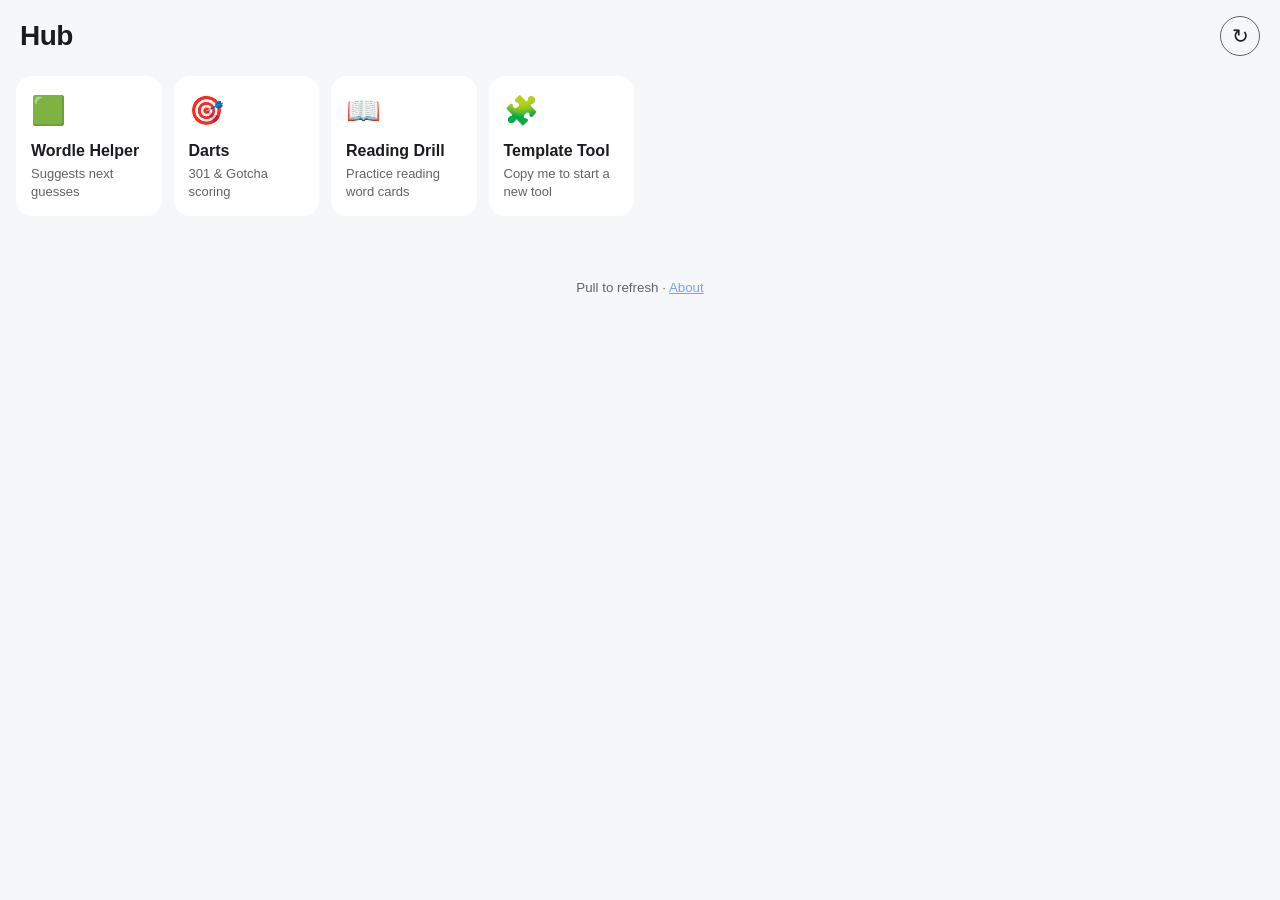
<file: index.html>
<!doctype html>
<html lang="en">
<head>
  <meta charset="utf-8" />
  <meta name="viewport" content="width=device-width, initial-scale=1, viewport-fit=cover" />
  <meta name="theme-color" content="#0f1115" />
  <meta name="apple-mobile-web-app-capable" content="yes" />
  <meta name="apple-mobile-web-app-status-bar-style" content="black-translucent" />
  <meta name="apple-mobile-web-app-title" content="Hub" />
  <link rel="manifest" href="./manifest.webmanifest" />
  <link rel="apple-touch-icon" href="./icons/icon-192.png" />
  <link rel="icon" href="./icons/icon-192.png" />
  <link rel="stylesheet" href="./styles.css" />
  <title>Hub</title>
</head>
<body>
  <header class="hub-header">
    <h1>Hub</h1>
    <button id="refresh" class="ghost" title="Refresh tools">&#x21bb;</button>
  </header>
  <main>
    <div id="grid" class="grid" aria-live="polite"></div>
    <p id="empty" class="empty" hidden>No tools yet. Add one under <code>tools/</code> and list it in <code>tools.json</code>.</p>
  </main>
  <footer class="hub-footer">
    <small>Pull to refresh &middot; <a href="./about.html">About</a></small>
  </footer>
  <script src="./app.js" type="module"></script>
</body>
</html>
</file>
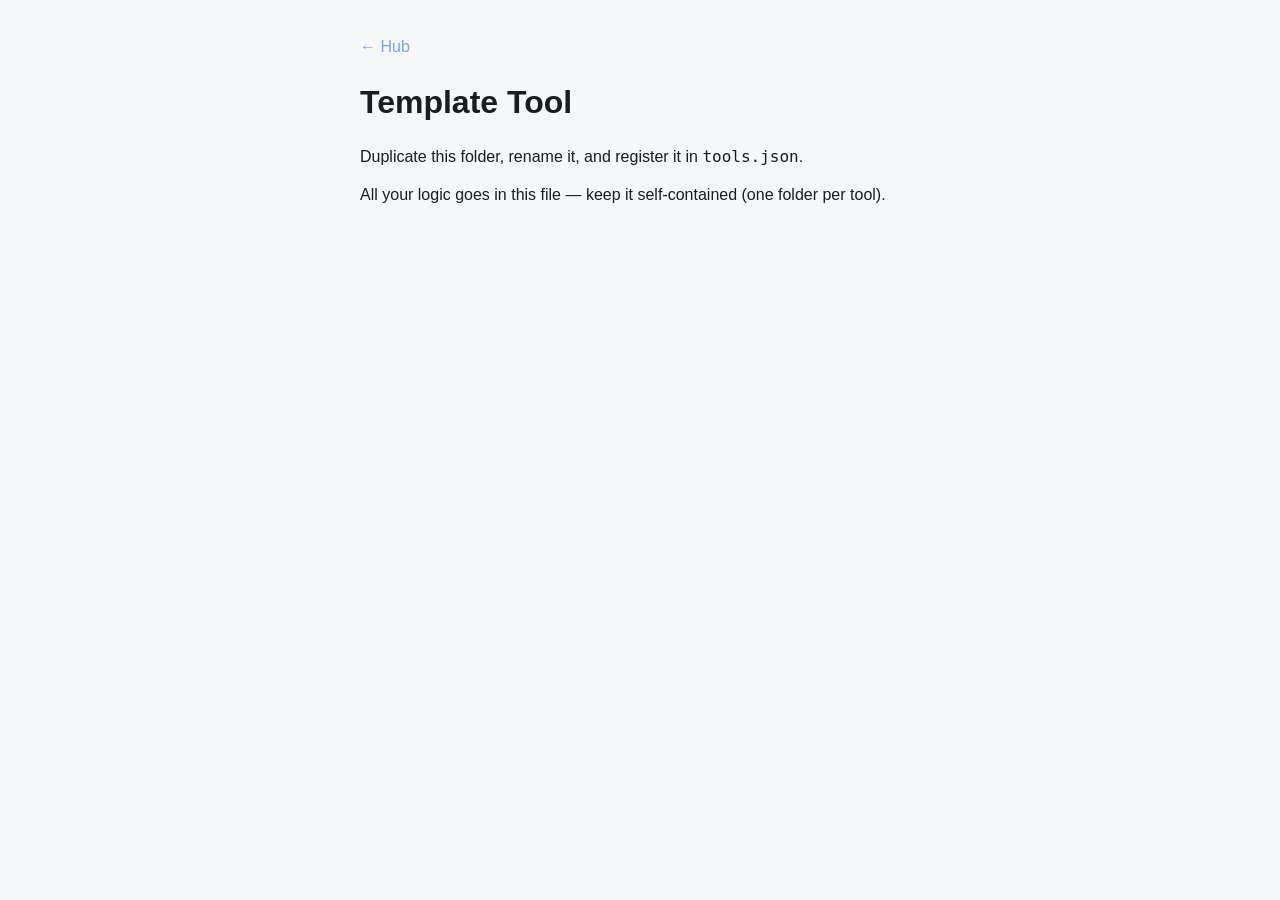
<file: tools/_template/index.html>
<!doctype html>
<html lang="en">
<head>
  <meta charset="utf-8" />
  <meta name="viewport" content="width=device-width, initial-scale=1, viewport-fit=cover" />
  <title>Template Tool</title>
  <link rel="stylesheet" href="../../styles.css" />
  <style>
    .tool { padding: 20px; max-width: 600px; margin: 0 auto; }
    .tool a.back { color: var(--accent); text-decoration: none; }
  </style>
</head>
<body>
  <div class="tool">
    <p><a href="../../" class="back">&larr; Hub</a></p>
    <h1>Template Tool</h1>
    <p>Duplicate this folder, rename it, and register it in <code>tools.json</code>.</p>
    <p>All your logic goes in this file — keep it self-contained (one folder per tool).</p>
  </div>
</body>
</html>
</file>
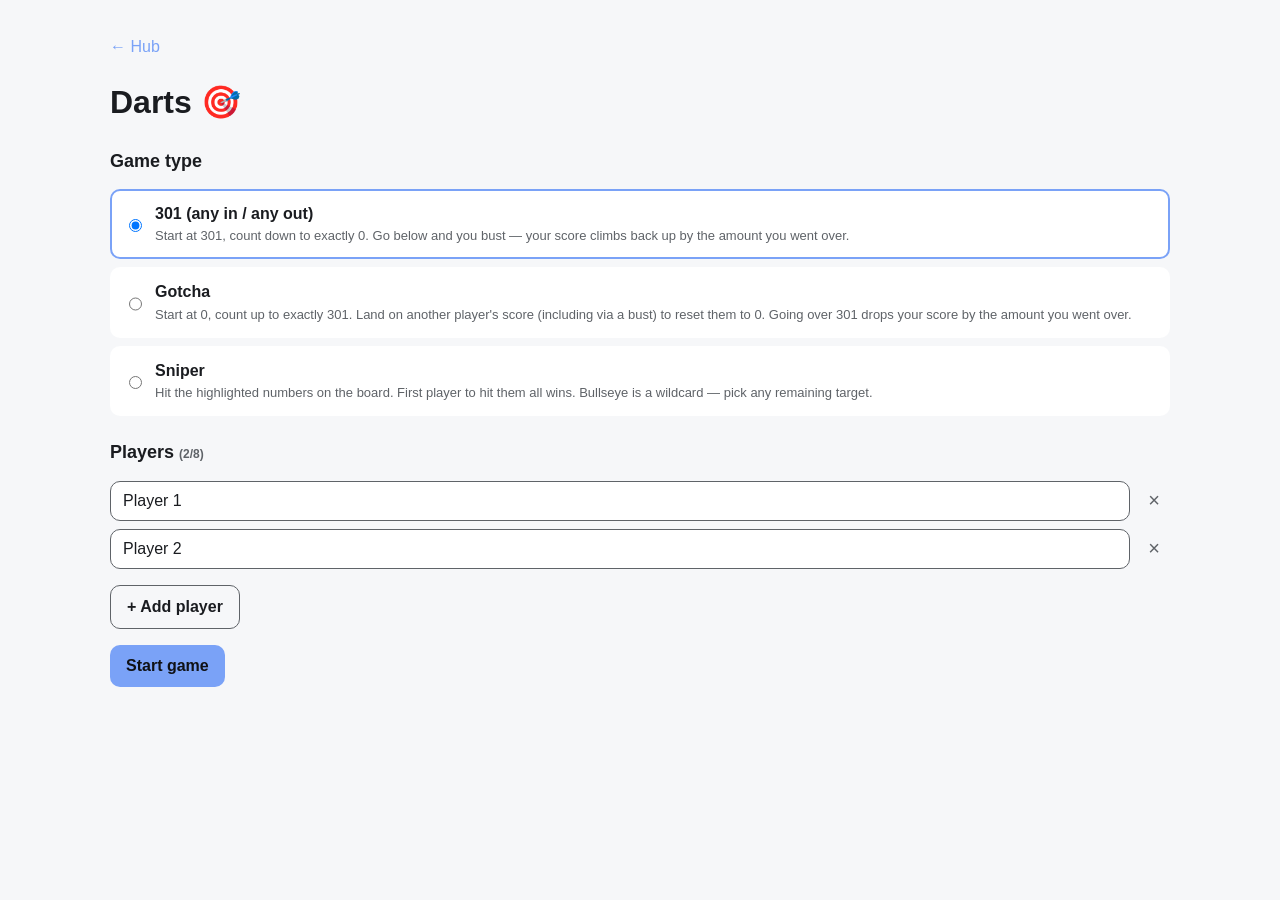
<file: tools/darts/index.html>
<!doctype html>
<html lang="en">
<head>
  <meta charset="utf-8" />
  <meta name="viewport" content="width=device-width, initial-scale=1, viewport-fit=cover" />
  <title>Darts</title>
  <link rel="stylesheet" href="../../styles.css" />
  <style>
    .tool { padding: 20px; max-width: 680px; margin: 0 auto; }
    .tool a.back { color: var(--accent); text-decoration: none; }
    h2 { margin-top: 24px; font-size: 18px; }
    .hint { color: var(--muted); font-size: 12px; margin-top: 4px; }

    .game-header {
      display: flex; justify-content: space-between; align-items: center;
      margin-bottom: 8px;
    }
    .icon-btn {
      background: transparent; border: 1px solid var(--muted); color: var(--fg);
      width: 38px; height: 38px; border-radius: 50%;
      font-size: 18px; cursor: pointer; padding: 0;
      display: inline-flex; align-items: center; justify-content: center;
    }
    .icon-btn:hover { border-color: var(--accent); color: var(--accent); }

    /* Two-column layout for wide screens */
    @media (min-width: 900px) {
      .tool { max-width: 1100px; }
      .game-grid {
        display: grid;
        grid-template-columns: 1fr 1fr;
        gap: 24px;
        align-items: start;
      }
      .game-grid .scoreboard { margin-top: 0; }
      .game-grid .turn-box { margin-top: 0; }
      .game-grid .log { grid-column: 1 / -1; }
      .game-grid .new-game-wrap { grid-column: 1 / -1; }
    }

    /* Edit-scores modal */
    .modal-backdrop {
      position: fixed; inset: 0; background: rgba(0,0,0,0.5);
      display: flex; align-items: center; justify-content: center;
      z-index: 100; padding: 20px;
    }
    .modal-backdrop[hidden] { display: none; }
    .modal {
      background: var(--card); border-radius: 16px; padding: 20px;
      max-width: 420px; width: 100%;
      max-height: 80vh; overflow-y: auto;
    }
    .modal h2 { margin-top: 0; }
    .edit-row {
      display: flex; gap: 8px; align-items: center; margin-bottom: 8px;
    }
    .edit-row .edit-name { flex: 1; font-weight: 600; }
    .edit-row input[type="number"] {
      width: 90px; padding: 8px 10px; font-size: 16px;
      border-radius: 8px; border: 1px solid var(--muted);
      background: var(--bg); color: var(--fg);
      font-family: ui-monospace, SFMono-Regular, monospace;
      text-align: right;
    }
    .modal-actions { display: flex; gap: 8px; margin-top: 12px; }
    .modal-actions button { flex: 1; margin-top: 0; }

    .players-setup { display: flex; flex-direction: column; gap: 8px; margin-top: 8px; }
    .player-row { display: flex; gap: 8px; align-items: center; }
    .player-row input {
      flex: 1; padding: 10px 12px; font-size: 16px;
      border-radius: 10px; border: 1px solid var(--muted);
      background: var(--card); color: var(--fg);
    }
    .player-row button {
      border: none; background: transparent; color: var(--muted);
      font-size: 20px; cursor: pointer; padding: 6px 10px;
    }

    .game-types { display: flex; flex-direction: column; gap: 8px; margin-top: 8px; }
    .game-types label {
      display: flex; gap: 10px; padding: 12px; border-radius: 10px;
      background: var(--card); cursor: pointer;
      border: 2px solid transparent;
    }
    .game-types label.selected { border-color: var(--accent); }
    .game-types .g-name { font-weight: 600; }
    .game-types .g-desc { color: var(--muted); font-size: 13px; margin-top: 2px; }

    .primary, .secondary, .danger {
      margin-top: 16px; padding: 12px 16px; font-size: 16px;
      border-radius: 10px; border: none; cursor: pointer; font-weight: 600;
    }
    .primary { background: var(--accent); color: #0f1115; }
    .secondary { background: transparent; color: var(--fg); border: 1px solid var(--muted); }
    .danger { background: transparent; color: #e06060; border: 1px solid #e06060; }

    .scoreboard { display: flex; flex-direction: column; gap: 6px; margin-top: 12px; }
    .score-row {
      display: flex; justify-content: space-between; align-items: center;
      padding: 12px 14px; border-radius: 12px; background: var(--card);
      border: 2px solid transparent;
      position: relative; overflow: visible;
    }
    .score-row.current { border-color: var(--accent); }
    .score-row .name { font-weight: 600; }
    .score-row .score {
      font-family: ui-monospace, SFMono-Regular, monospace;
      font-size: 22px; font-weight: 700;
      display: inline-block;
    }
    .score-row .tag { color: var(--muted); font-size: 12px; margin-left: 8px; }

    /* Ton (100+) celebration */
    @keyframes tonGlow {
      0%   { box-shadow: 0 0 0 0 rgba(255, 210, 74, 0); transform: scale(1); }
      30%  { box-shadow: 0 0 24px 6px rgba(255, 210, 74, 0.8); transform: scale(1.03); }
      100% { box-shadow: 0 0 0 0 rgba(255, 210, 74, 0); transform: scale(1); }
    }
    @keyframes tonBadge {
      0%   { opacity: 0; transform: translate(-50%, 20px) scale(0.4) rotate(-12deg); }
      30%  { opacity: 1; transform: translate(-50%, -8px) scale(1.2) rotate(-4deg); }
      70%  { opacity: 1; transform: translate(-50%, -8px) scale(1) rotate(-2deg); }
      100% { opacity: 0; transform: translate(-50%, -28px) scale(1) rotate(0); }
    }
    .score-row.ton { animation: tonGlow 1.2s ease; }
    .score-row.ton-hold { border-color: #ffd24a; }
    .score-row .ton-badge {
      position: absolute;
      left: 50%; top: 0;
      transform: translate(-50%, 0);
      background: linear-gradient(135deg, #ffd24a, #f0a030);
      color: #0f1115;
      font-weight: 800;
      font-size: 14px;
      padding: 4px 10px;
      border-radius: 999px;
      pointer-events: none;
      animation: tonBadge 1.4s ease forwards;
      box-shadow: 0 4px 12px rgba(0,0,0,0.3);
      letter-spacing: 0.05em;
      white-space: nowrap;
    }

    /* Gotcha! animation */
    @keyframes shake {
      0%, 100% { transform: translateX(0); }
      20% { transform: translateX(-6px); background: rgba(224, 96, 96, 0.3); }
      40% { transform: translateX(6px); background: rgba(224, 96, 96, 0.3); }
      60% { transform: translateX(-4px); }
      80% { transform: translateX(4px); }
    }
    @keyframes scoreFall {
      0% { transform: translateY(0) rotate(0); opacity: 1; }
      40% { transform: translateY(4px) rotate(-6deg); opacity: 1; }
      100% { transform: translateY(60px) rotate(25deg); opacity: 0; }
    }
    .score-row.got { animation: shake 0.5s ease; }
    .score-row.got .score { animation: scoreFall 0.9s ease-in forwards; }
    .score-row .reset-flash {
      position: absolute; right: 14px; top: 50%;
      transform: translateY(-50%);
      color: #e06060; font-weight: 800; font-size: 22px;
      pointer-events: none;
      opacity: 0;
      animation: flashIn 0.9s ease forwards;
      animation-delay: 0.5s;
      font-family: ui-monospace, SFMono-Regular, monospace;
    }
    @keyframes flashIn {
      0% { opacity: 0; transform: translateY(-50%) scale(0.5); }
      60% { opacity: 1; transform: translateY(-50%) scale(1.2); }
      100% { opacity: 1; transform: translateY(-50%) scale(1); }
    }
    /* Particle explosion */
    .particle {
      position: absolute;
      width: 8px; height: 8px;
      border-radius: 50%;
      background: #e06060;
      pointer-events: none;
      animation: particleFly 0.8s ease-out forwards;
    }
    @keyframes particleFly {
      0% { transform: translate(0, 0) scale(1); opacity: 1; }
      100% { transform: translate(var(--dx), var(--dy)) scale(0.3); opacity: 0; }
    }

    .turn-box { margin-top: 18px; padding: 14px; background: var(--card); border-radius: 12px; }
    .turn-header {
      display: flex; justify-content: space-between; align-items: baseline;
      margin-bottom: 10px;
    }
    .turn-header .who { font-weight: 700; font-size: 16px; }
    .turn-header .target { color: var(--muted); font-size: 13px; }

    .dart-slots {
      display: grid; grid-template-columns: repeat(3, 1fr); gap: 8px;
      margin-bottom: 8px;
    }
    .dart-slot {
      min-height: 50px; display: flex; align-items: center; justify-content: center;
      font-family: ui-monospace, SFMono-Regular, monospace;
      font-size: 20px; font-weight: 700;
      border-radius: 10px; border: 2px dashed var(--muted);
      background: transparent; color: var(--muted);
    }
    .dart-slot.filled { border-style: solid; border-color: var(--accent); color: var(--fg); }
    .dart-slot.active { border-color: var(--accent); border-style: solid; color: var(--accent); }

    /* Keypad */
    .keypad {
      margin-top: 12px; padding: 12px; background: var(--bg);
      border-radius: 12px; border: 1px solid var(--muted);
    }
    .modifier-row {
      display: grid; grid-template-columns: repeat(3, 1fr); gap: 6px; margin-bottom: 6px;
    }
    .modifier-row button {
      padding: 10px; border: 2px solid var(--muted); background: transparent;
      color: var(--fg); border-radius: 8px; font-weight: 700; font-size: 14px; cursor: pointer;
    }
    .modifier-row button.active { border-color: var(--accent); color: var(--accent); background: rgba(122, 162, 247, 0.1); }

    .num-grid {
      display: grid; grid-template-columns: repeat(5, 1fr); gap: 6px;
    }
    .num-grid button {
      padding: 14px 0;
      border: 1px solid var(--muted); background: var(--card);
      color: var(--fg); border-radius: 8px;
      font-size: 17px; font-weight: 600; cursor: pointer;
      font-family: ui-monospace, SFMono-Regular, monospace;
    }
    .num-grid button:active { background: var(--accent); color: #0f1115; }

    .special-row {
      display: grid; grid-template-columns: repeat(3, 1fr); gap: 6px; margin-top: 6px;
    }
    .special-row button {
      padding: 14px 0; border-radius: 8px; font-weight: 700; cursor: pointer;
      font-size: 15px; border: 1px solid var(--muted); background: var(--card); color: var(--fg);
    }
    .special-row button.miss { color: #e06060; border-color: #e06060; }
    .special-row button.bull { color: #d33; border-color: #d33; }

    .turn-actions { display: flex; gap: 8px; margin-top: 12px; }
    .turn-actions button { flex: 1; margin-top: 0; }

    .winner {
      margin-top: 20px; padding: 20px; text-align: center;
      background: var(--accent); color: #0f1115; border-radius: 16px;
      font-size: 22px; font-weight: 700;
    }
    .log { margin-top: 16px; color: var(--muted); font-size: 13px; max-height: 160px; overflow-y: auto; }
    .log div { padding: 2px 0; }

    /* Sniper mode */
    .sniper-targets { color: var(--muted); font-size: 13px; margin-top: 4px; letter-spacing: 0.04em; }
    .sniper-targets .t {
      display: inline-block; padding: 2px 8px; margin: 0 3px;
      border-radius: 999px; background: rgba(255, 210, 74, 0.18);
      color: #ffd24a; font-weight: 700;
    }
    .sniper-targets .t.hit { background: transparent; color: var(--muted); text-decoration: line-through; font-weight: 400; }

    .sniper-board-wrap {
      position: relative; user-select: none; -webkit-user-select: none;
      display: flex; flex-direction: column; align-items: center;
      margin-top: 12px;
    }
    .sniper-board {
      width: 100%; max-width: 600px; aspect-ratio: 1;
      touch-action: manipulation;
    }
    @media (min-width: 900px) {
      .sniper-board { max-width: 560px; }
    }
    .sniper-wedge {
      fill: #1b1f27; stroke: #0f1115; stroke-width: 0.4;
      cursor: pointer; transition: fill 0.1s;
    }
    .sniper-wedge.alt { fill: #232831; }
    .sniper-wedge.target { fill: #ffd24a; }
    .sniper-wedge.target.alt { fill: #f0a030; }
    .sniper-wedge.target.done { fill: #2a3140; }
    .sniper-wedge.target.done.alt { fill: #2a3140; }
    .sniper-wedge:hover { filter: brightness(1.2); }
    .sniper-wedge.flash-hit { animation: wedgeHit 0.6s ease; }
    .sniper-wedge.flash-miss { animation: wedgeMiss 0.5s ease; }
    @keyframes wedgeHit {
      0%   { fill: #ffd24a; }
      30%  { fill: #6ee07f; }
      100% { fill: #ffd24a; }
    }
    @keyframes wedgeMiss {
      0%, 100% { transform: translate(0,0); }
      25% { transform: translate(-2px,0); }
      75% { transform: translate(2px,0); }
    }
    .sniper-num { fill: #e7ecf3; font-size: 9px; font-weight: 700; pointer-events: none; text-anchor: middle; dominant-baseline: middle; }
    .sniper-num.target { fill: #0f1115; }
    .sniper-num.target.done { fill: #6b7280; text-decoration: line-through; }
    /* Bullseye: outer green ring + inner red center, styled as a wildcard pickup. */
    .sniper-bull-outer { fill: #2d8f4e; stroke: #0f1115; stroke-width: 0.5; cursor: pointer; }
    .sniper-bull-inner { fill: #d94141; stroke: #0f1115; stroke-width: 0.5; cursor: pointer; pointer-events: none; }
    .sniper-bull-star { fill: #fff; font-size: 10px; font-weight: 900; pointer-events: none; text-anchor: middle; dominant-baseline: central; }
    .sniper-bull-group:hover .sniper-bull-outer { fill: #37a75c; filter: drop-shadow(0 0 6px #ffd24a); }
    .sniper-bull-group:hover .sniper-bull-inner { fill: #e85555; }
    .sniper-bull-group.flash-hit .sniper-bull-outer { animation: wedgeHit 0.6s ease; }
    .sniper-bull-group.flash-miss .sniper-bull-outer { animation: wedgeMiss 0.5s ease; }

    /* Wildcard target chooser buttons */
    .wildcard-options { display: grid; grid-template-columns: repeat(auto-fit, minmax(64px, 1fr)); gap: 8px; margin-top: 12px; }
    .wildcard-options button {
      padding: 14px 8px; font-size: 20px; font-weight: 700;
      border-radius: 10px; border: 1px solid var(--muted);
      background: var(--bg); color: var(--fg); cursor: pointer;
      font-family: ui-monospace, SFMono-Regular, monospace;
    }
    .wildcard-options button:hover { border-color: var(--accent); color: var(--accent); }

    .sniper-feedback {
      position: absolute; top: 50%; left: 50%;
      transform: translate(-50%, -50%);
      font-size: 48px; font-weight: 800;
      pointer-events: none; opacity: 0;
    }
    .sniper-feedback.show { animation: sniperFeedback 0.9s ease forwards; }
    .sniper-feedback.hit { color: #6ee07f; text-shadow: 0 0 24px rgba(110,224,127,0.8); }
    .sniper-feedback.miss { color: #e06060; text-shadow: 0 0 24px rgba(224,96,96,0.8); }
    @keyframes sniperFeedback {
      0%   { opacity: 0; transform: translate(-50%, -50%) scale(0.4); }
      30%  { opacity: 1; transform: translate(-50%, -50%) scale(1.4); }
      70%  { opacity: 1; transform: translate(-50%, -50%) scale(1); }
      100% { opacity: 0; transform: translate(-50%, -100%) scale(1); }
    }

    /* Target count chooser modal */
    .count-options { display: flex; gap: 10px; margin-top: 12px; }
    .count-options button {
      flex: 1; padding: 18px 0; font-size: 22px; font-weight: 700;
      border-radius: 12px; border: 2px solid var(--muted); background: var(--card); color: var(--fg);
      cursor: pointer;
    }
    .count-options button:hover { border-color: var(--accent); color: var(--accent); }
  </style>
</head>
<body>
  <div class="tool">
    <p><a href="../../" class="back">&larr; Hub</a></p>
    <h1>Darts 🎯</h1>

    <!-- SETUP -->
    <section id="setup">
      <h2>Game type</h2>
      <div class="game-types" id="gameTypes">
        <label class="selected">
          <input type="radio" name="gameType" value="301" checked />
          <div>
            <div class="g-name">301 (any in / any out)</div>
            <div class="g-desc">Start at 301, count down to exactly 0. Go below and you bust — your score climbs back up by the amount you went over.</div>
          </div>
        </label>
        <label>
          <input type="radio" name="gameType" value="gotcha" />
          <div>
            <div class="g-name">Gotcha</div>
            <div class="g-desc">Start at 0, count up to exactly 301. Land on another player's score (including via a bust) to reset them to 0. Going over 301 drops your score by the amount you went over.</div>
          </div>
        </label>
        <label>
          <input type="radio" name="gameType" value="sniper" />
          <div>
            <div class="g-name">Sniper</div>
            <div class="g-desc">Hit the highlighted numbers on the board. First player to hit them all wins. Bullseye is a wildcard — pick any remaining target.</div>
          </div>
        </label>
      </div>

      <h2>Players <span id="playerCount" class="hint"></span></h2>
      <div class="players-setup" id="playersSetup"></div>
      <button class="secondary" id="addPlayer">+ Add player</button>

      <br />
      <button class="primary" id="startGame">Start game</button>
    </section>

    <!-- GAME -->
    <section id="game" hidden>
      <div class="game-header">
        <div id="winner" class="winner" hidden></div>
        <div style="flex:1"></div>
        <button class="icon-btn" id="editScores" title="Edit scores manually" aria-label="Edit scores">✏️</button>
      </div>
      <div class="game-grid">
        <div class="scoreboard" id="scoreboard"></div>

        <div class="turn-box" id="turnBox">
        <div class="turn-header">
          <span class="who" id="currentTurnLabel"></span>
          <span class="target" id="currentTurnScore"></span>
        </div>
        <div class="dart-slots" id="dartSlots">
          <div class="dart-slot active" data-idx="0">—</div>
          <div class="dart-slot" data-idx="1">—</div>
          <div class="dart-slot" data-idx="2">—</div>
        </div>

        <div class="keypad">
          <div class="modifier-row">
            <button data-mod="1" class="active">Single</button>
            <button data-mod="2">Double</button>
            <button data-mod="3">Triple</button>
          </div>
          <div class="num-grid" id="numGrid"></div>
          <div class="special-row">
            <button class="miss" data-special="0">Miss (0)</button>
            <button class="bull" data-special="25">25</button>
            <button class="bull" data-special="50">Bull (50)</button>
          </div>
        </div>

        <div class="turn-actions">
          <button class="secondary" id="undoDart">Undo last throw</button>
          <button class="secondary" id="endTurnEarly" title="Skip remaining darts">End turn</button>
        </div>
      </div>

      <!-- SNIPER TURN BOX -->
      <div class="turn-box" id="sniperBox" hidden>
        <div class="turn-header">
          <span class="who" id="sniperTurnLabel"></span>
          <span class="target" id="sniperTurnDarts"></span>
        </div>
        <div class="sniper-targets" id="sniperTargetsLine"></div>
        <div class="sniper-board-wrap">
          <svg class="sniper-board" id="sniperBoard" viewBox="-100 -100 200 200" xmlns="http://www.w3.org/2000/svg"></svg>
          <div class="sniper-feedback" id="sniperFeedback"></div>
        </div>
        <div class="turn-actions">
          <button class="secondary" id="sniperUndo">Undo last throw</button>
          <button class="secondary" id="sniperEndTurn">End turn</button>
        </div>
      </div>

      <div class="log" id="log"></div>

      <div class="new-game-wrap">
        <button class="danger" id="newGame">New game</button>
      </div>
      </div>
    </section>

    <!-- EDIT SCORES MODAL -->
    <div id="editModal" class="modal-backdrop" hidden>
      <div class="modal">
        <h2>Edit scores</h2>
        <div class="hint">Manually adjust any score. Useful for fixing mistakes.</div>
        <div id="editRows" style="margin-top: 12px;"></div>
        <div class="modal-actions">
          <button class="secondary" id="editCancel">Cancel</button>
          <button class="primary" id="editSave">Save</button>
        </div>
      </div>
    </div>

    <!-- SNIPER TARGET COUNT MODAL -->
    <div id="sniperCountModal" class="modal-backdrop" hidden>
      <div class="modal">
        <h2>Sniper targets</h2>
        <div class="hint">How many numbers should each player hit to win?</div>
        <div class="count-options">
          <button data-count="3">3</button>
          <button data-count="5">5</button>
          <button data-count="10">10</button>
        </div>
        <div class="modal-actions">
          <button class="secondary" id="sniperCountCancel">Cancel</button>
        </div>
      </div>
    </div>

    <!-- SNIPER BULLSEYE WILDCARD MODAL -->
    <div id="sniperBullModal" class="modal-backdrop" hidden>
      <div class="modal">
        <h2>Bullseye! 🎯</h2>
        <div class="hint" id="sniperBullHint">Wildcard — pick any of your remaining targets to score as a hit.</div>
        <div class="wildcard-options" id="sniperBullOptions"></div>
        <div class="modal-actions">
          <button class="secondary" id="sniperBullCancel">Cancel (don't use)</button>
        </div>
      </div>
    </div>
  </div>

  <script type="module">
    const $ = (id) => document.getElementById(id);

    // ---------- State ----------
    const state = {
      phase: "setup",              // "setup" | "playing" | "ended"
      gameType: "301",
      players: [
        { name: "Player 1", score: 0 },
        { name: "Player 2", score: 0 },
      ],
      currentIdx: 0,
      winnerIdx: null,
      turnDarts: [],               // scores thrown this turn (0..60 or 25/50)
      history: [],                 // stack of snapshots, one per dart thrown
      log: [],
      modifier: 1,                 // 1=single, 2=double, 3=triple (for next number-button press)
      gotIdxs: [],                 // transient: indices just reset by Gotcha (animate this render)
      tonInfo: null,               // transient: { idx, total, label } for ton animation
      // Sniper-only
      targets: [],                 // e.g. [17, 9, 3]
      sniperDartsThisTurn: 0,      // 0..3
    };

    const TARGETS = {
      "301":    { start: 301, target: 0,   direction: -1 },
      "gotcha": { start: 0,   target: 301, direction: +1 },
      "sniper": { start: 0,   target: 0,   direction: 0  },
    };

    // Standard dartboard wedge order, starting at top, clockwise.
    const DARTBOARD_ORDER = [20, 1, 18, 4, 13, 6, 10, 15, 2, 17, 3, 19, 7, 16, 8, 11, 14, 9, 12, 5];

    // ---------- Setup UI ----------
    function renderSetup() {
      const wrap = $("playersSetup");
      wrap.innerHTML = "";
      state.players.forEach((p, i) => {
        const row = document.createElement("div");
        row.className = "player-row";
        row.innerHTML = `
          <input type="text" placeholder="Player name" aria-label="Player ${i + 1} name" />
          <button title="Remove">&times;</button>
        `;
        const input = row.querySelector("input");
        input.value = p.name;
        input.addEventListener("input", (e) => { p.name = e.target.value; });
        row.querySelector("button").addEventListener("click", () => {
          if (state.players.length <= 1) return;
          state.players.splice(i, 1);
          renderSetup();
        });
        wrap.appendChild(row);
      });
      $("playerCount").textContent = `(${state.players.length}/8)`;
      $("addPlayer").disabled = state.players.length >= 8;
    }

    $("addPlayer").addEventListener("click", () => {
      if (state.players.length >= 8) return;
      state.players.push({ name: `Player ${state.players.length + 1}`, score: 0 });
      renderSetup();
    });

    $("gameTypes").addEventListener("change", (e) => {
      state.gameType = e.target.value;
      document.querySelectorAll("#gameTypes label").forEach((l) => {
        l.classList.toggle("selected", l.querySelector("input").checked);
      });
    });

    $("startGame").addEventListener("click", () => {
      // Validate / normalize player names first.
      state.players.forEach((p, i) => {
        if (!p.name.trim()) p.name = `Player ${i + 1}`;
      });
      if (state.gameType === "sniper") {
        // Show count chooser; actual game start happens after pick.
        $("sniperCountModal").hidden = false;
        return;
      }
      const cfg = TARGETS[state.gameType];
      state.players.forEach((p) => { p.score = cfg.start; });
      state.currentIdx = 0;
      state.winnerIdx = null;
      state.turnDarts = [];
      state.history = [];
      state.log = [];
      state.phase = "playing";
      render();
    });

    // Sniper count chooser handlers
    document.querySelectorAll("#sniperCountModal .count-options button").forEach((btn) => {
      btn.addEventListener("click", () => {
        const n = Number(btn.dataset.count);
        startSniperGame(n);
        $("sniperCountModal").hidden = true;
      });
    });
    $("sniperCountCancel").addEventListener("click", () => { $("sniperCountModal").hidden = true; });
    $("sniperCountModal").addEventListener("click", (e) => {
      if (e.target.id === "sniperCountModal") $("sniperCountModal").hidden = true;
    });

    function startSniperGame(count) {
      // Pick `count` unique numbers from 1..20.
      const pool = Array.from({ length: 20 }, (_, i) => i + 1);
      for (let i = pool.length - 1; i > 0; i--) {
        const j = Math.floor(Math.random() * (i + 1));
        [pool[i], pool[j]] = [pool[j], pool[i]];
      }
      state.targets = pool.slice(0, count).sort((a, b) => a - b);
      state.players.forEach((p) => { p.score = 0; p.hits = []; });
      state.currentIdx = 0;
      state.winnerIdx = null;
      state.turnDarts = [];
      state.sniperDartsThisTurn = 0;
      state.history = [];
      state.log = [`Sniper targets: ${state.targets.join(", ")}`];
      state.phase = "playing";
      buildSniperBoard();
      render();
    }

    // ---------- Keypad ----------
    function buildKeypad() {
      const grid = $("numGrid");
      grid.innerHTML = "";
      for (let n = 1; n <= 20; n++) {
        const b = document.createElement("button");
        b.textContent = n;
        b.addEventListener("click", () => throwDart(n * state.modifier, describeDart(n, state.modifier)));
        grid.appendChild(b);
      }
      // Modifier toggles
      document.querySelectorAll(".modifier-row button").forEach((btn) => {
        btn.addEventListener("click", () => setModifier(Number(btn.dataset.mod)));
      });
      // Special buttons
      document.querySelectorAll(".special-row button").forEach((btn) => {
        const val = Number(btn.dataset.special);
        btn.addEventListener("click", () => {
          const label = val === 0 ? "Miss" : val === 25 ? "25" : "Bull (50)";
          throwDart(val, label);
        });
      });
    }

    function setModifier(m) {
      state.modifier = m;
      document.querySelectorAll(".modifier-row button").forEach((btn) => {
        btn.classList.toggle("active", Number(btn.dataset.mod) === m);
      });
    }

    function describeDart(n, mod) {
      if (mod === 2) return `D${n} (${n * 2})`;
      if (mod === 3) return `T${n} (${n * 3})`;
      return `${n}`;
    }

    // ---------- Per-dart logic ----------
    function snapshot() {
      return JSON.parse(JSON.stringify({
        players: state.players,
        currentIdx: state.currentIdx,
        winnerIdx: state.winnerIdx,
        turnDarts: state.turnDarts,
        log: state.log,
        phase: state.phase,
        sniperDartsThisTurn: state.sniperDartsThisTurn,
      }));
    }

    function restore(snap) {
      state.players = snap.players;
      state.currentIdx = snap.currentIdx;
      state.winnerIdx = snap.winnerIdx;
      state.turnDarts = snap.turnDarts;
      state.log = snap.log;
      state.phase = snap.phase;
      if (snap.sniperDartsThisTurn !== undefined) state.sniperDartsThisTurn = snap.sniperDartsThisTurn;
    }

    function checkGotcha(label) {
      // Returns true if at least one player was Gotcha'd.
      const player = state.players[state.currentIdx];
      const got = [];
      const gotEntries = [];
      for (let i = 0; i < state.players.length; i++) {
        if (i === state.currentIdx) continue;
        const other = state.players[i];
        if (other.score > 0 && other.score === player.score) {
          gotEntries.push({ idx: i, oldScore: other.score });
          other.score = 0;
          got.push(other.name);
        }
      }
      if (got.length) {
        logTurn(`  ⚡ GOTCHA! Reset: ${got.join(", ")}`);
        state.gotIdxs = gotEntries;
        return true;
      }
      return false;
    }

    function throwDart(score, label) {
      if (state.phase !== "playing") return;
      if (state.turnDarts.length >= 3) return;

      // Snapshot BEFORE applying so undo restores this exact pre-throw state.
      state.history.push(snapshot());

      const cfg = TARGETS[state.gameType];
      const player = state.players[state.currentIdx];
      const next = player.score + cfg.direction * score;

      state.turnDarts.push(score);

      // Check win / bust per-dart.
      if (cfg.direction === -1) {
        // 301 countdown.
        if (next === 0) {
          player.score = 0;
          logTurn(`${player.name} threw ${label} → WINS!`);
          state.winnerIdx = state.currentIdx;
          state.phase = "ended";
          checkTon();
          setModifier(1);
          render();
          return;
        } else if (next < 0) {
          // Bust: went below 0. Move the player's CURRENT score UP by the
          // amount they went over (away from the target of 0), matching
          // the Gotcha bust rule.
          const over = Math.abs(next);
          const from = player.score;
          player.score = from + over;
          logTurn(`${player.name} threw ${label} → BUST (over by ${over}, ${from} → ${player.score})`);
          endTurn();
          return;
        } else {
          player.score = next;
          logTurn(`${player.name} threw ${label} → ${player.score}`);
        }
      } else {
        // Gotcha count-up.
        if (next === cfg.target) {
          player.score = cfg.target;
          logTurn(`${player.name} threw ${label} → WINS!`);
          state.winnerIdx = state.currentIdx;
          state.phase = "ended";
          checkTon();
          setModifier(1);
          render();
          return;
        } else if (next > cfg.target) {
          // Bust: drop the player's CURRENT score by the amount they went
          // over (not from 301). Example: at 280, throw double 20 (40) →
          // over by 19 → new score 261. A bust can still land on another
          // player's score and trigger a Gotcha.
          const over = next - cfg.target;
          const from = player.score;
          player.score = Math.max(0, from - over);
          logTurn(`${player.name} threw ${label} → BUST (over by ${over}, ${from} → ${player.score})`);
          checkGotcha(label);
          endTurn();
          return;
        } else {
          player.score = next;
          logTurn(`${player.name} threw ${label} → ${player.score}`);
          checkGotcha(label);
        }
      }

      // Reset modifier back to single after each throw.
      setModifier(1);

      if (state.turnDarts.length >= 3) {
        endTurn();
      } else {
        render();
      }
    }

    function checkTon() {
      const total = state.turnDarts.reduce((a, b) => a + b, 0);
      if (total < 100) return;
      let label = "TON!";
      if (total === 180) label = "180!";
      else if (total >= 150) label = `HIGH TON ${total}`;
      else if (total >= 100) label = `TON ${total}`;
      state.tonInfo = { idx: state.currentIdx, total, label };
      state.tonHold = { idx: state.currentIdx, until: Date.now() + 3000 };
      if (state.tonHoldTimer) clearTimeout(state.tonHoldTimer);
      state.tonHoldTimer = setTimeout(() => { state.tonHold = null; render(); }, 3000);
    }

    function endTurn() {
      checkTon();
      state.currentIdx = (state.currentIdx + 1) % state.players.length;
      state.turnDarts = [];
      setModifier(1);
      render();
    }

    function logTurn(msg) { state.log.push(msg); }

    $("undoDart").addEventListener("click", () => {
      if (!state.history.length) return;
      restore(state.history.pop());
      setModifier(1);
      render();
    });

    $("endTurnEarly").addEventListener("click", () => {
      if (state.phase !== "playing") return;
      if (!state.turnDarts.length) {
        // Starting fresh & skipping turn.
        logTurn(`${state.players[state.currentIdx].name} skipped turn`);
      }
      endTurn();
    });

    $("newGame").addEventListener("click", () => {
      if (!confirm("Start a new game? Current scores will be lost.")) return;
      state.phase = "setup";
      render();
    });

    // ---------- Sniper mode ----------
    function buildSniperBoard() {
      const svg = $("sniperBoard");
      svg.innerHTML = "";
      const R = 90;        // outer wedge radius
      const RBullOuter = 14; // outer bullseye ring radius (larger, wildcard)
      const RBullInner = 7;  // inner bullseye radius
      const RText = 78;    // label radius
      const wedgeAngle = 2 * Math.PI / 20;
      // i=0 is the wedge centered at top (angle 0 = -π/2 in math coords).
      for (let i = 0; i < 20; i++) {
        const num = DARTBOARD_ORDER[i];
        const centerAngle = i * wedgeAngle - Math.PI / 2;
        const a1 = centerAngle - wedgeAngle / 2;
        const a2 = centerAngle + wedgeAngle / 2;
        const x1 = R * Math.cos(a1), y1 = R * Math.sin(a1);
        const x2 = R * Math.cos(a2), y2 = R * Math.sin(a2);
        const path = document.createElementNS("http://www.w3.org/2000/svg", "path");
        path.setAttribute("d", `M 0 0 L ${x1.toFixed(2)} ${y1.toFixed(2)} A ${R} ${R} 0 0 1 ${x2.toFixed(2)} ${y2.toFixed(2)} Z`);
        path.setAttribute("class", "sniper-wedge" + (i % 2 ? " alt" : ""));
        path.dataset.num = String(num);
        path.dataset.wedgeIdx = String(i);
        path.addEventListener("click", () => onSniperWedgeClick(num));
        svg.appendChild(path);

        const tx = RText * Math.cos(centerAngle);
        const ty = RText * Math.sin(centerAngle);
        const txt = document.createElementNS("http://www.w3.org/2000/svg", "text");
        txt.setAttribute("x", tx.toFixed(2));
        txt.setAttribute("y", ty.toFixed(2));
        txt.setAttribute("class", "sniper-num");
        txt.dataset.numLabel = String(num);
        txt.textContent = String(num);
        txt.style.pointerEvents = "none";
        svg.appendChild(txt);
      }
      // Bullseye — wildcard: outer green ring + inner red center (real dartboard look).
      const bullGroup = document.createElementNS("http://www.w3.org/2000/svg", "g");
      bullGroup.setAttribute("class", "sniper-bull-group");
      bullGroup.setAttribute("id", "sniperBullGroup");
      bullGroup.style.cursor = "pointer";
      bullGroup.addEventListener("click", onSniperBullClick);
      const bullOuter = document.createElementNS("http://www.w3.org/2000/svg", "circle");
      bullOuter.setAttribute("cx", "0");
      bullOuter.setAttribute("cy", "0");
      bullOuter.setAttribute("r", String(RBullOuter));
      bullOuter.setAttribute("class", "sniper-bull-outer");
      bullGroup.appendChild(bullOuter);
      const bullInner = document.createElementNS("http://www.w3.org/2000/svg", "circle");
      bullInner.setAttribute("cx", "0");
      bullInner.setAttribute("cy", "0");
      bullInner.setAttribute("r", String(RBullInner));
      bullInner.setAttribute("class", "sniper-bull-inner");
      bullGroup.appendChild(bullInner);
      const bullStar = document.createElementNS("http://www.w3.org/2000/svg", "text");
      bullStar.setAttribute("x", "0");
      bullStar.setAttribute("y", "0");
      bullStar.setAttribute("class", "sniper-bull-star");
      bullStar.textContent = "★";
      bullGroup.appendChild(bullStar);
      svg.appendChild(bullGroup);
    }

    function paintSniperBoard() {
      const player = state.players[state.currentIdx];
      const hits = (player && player.hits) || [];
      const wedges = $("sniperBoard").querySelectorAll(".sniper-wedge");
      wedges.forEach((w) => {
        const num = Number(w.dataset.num);
        const isTarget = state.targets.includes(num);
        const isDone = isTarget && hits.includes(num);
        const alt = w.classList.contains("alt");
        w.classList.remove("target", "done");
        if (isTarget) w.classList.add("target");
        if (isDone) w.classList.add("done");
      });
      const labels = $("sniperBoard").querySelectorAll(".sniper-num");
      labels.forEach((l) => {
        const num = Number(l.dataset.numLabel);
        const isTarget = state.targets.includes(num);
        const isDone = isTarget && hits.includes(num);
        l.classList.toggle("target", isTarget);
        l.classList.toggle("done", isDone);
      });
    }

    function onSniperWedgeClick(num) {
      if (state.phase !== "playing" || state.gameType !== "sniper") return;
      if (state.sniperDartsThisTurn >= 3) return;
      state.history.push(snapshot());
      const player = state.players[state.currentIdx];
      if (!player.hits) player.hits = [];
      const isHit = state.targets.includes(num) && !player.hits.includes(num);
      state.sniperDartsThisTurn += 1;
      const wedgeEl = $("sniperBoard").querySelector(`.sniper-wedge[data-num="${num}"]`);
      if (isHit) {
        player.hits.push(num);
        logTurn(`${player.name} hit ${num} ✓`);
        showSniperFeedback("HIT!", true);
        if (wedgeEl) flashWedge(wedgeEl, true);
        // Win check
        const allHit = state.targets.every((t) => player.hits.includes(t));
        if (allHit) {
          state.winnerIdx = state.currentIdx;
          state.phase = "ended";
          render();
          return;
        }
      } else {
        logTurn(`${player.name} missed (${num})`);
        showSniperFeedback("MISS", false);
        if (wedgeEl) flashWedge(wedgeEl, false);
      }
      if (state.sniperDartsThisTurn >= 3) {
        endSniperTurn();
      } else {
        render();
      }
    }

    // Bullseye: wildcard. Open a chooser listing this player's remaining
    // (unhit) targets. Cancel = no dart consumed. Pick = counts as a hit
    // on the chosen target.
    function onSniperBullClick() {
      if (state.phase !== "playing" || state.gameType !== "sniper") return;
      if (state.sniperDartsThisTurn >= 3) return;
      const player = state.players[state.currentIdx];
      const hits = player.hits || [];
      const remaining = state.targets.filter((t) => !hits.includes(t));
      const wrap = $("sniperBullOptions");
      wrap.innerHTML = "";
      if (!remaining.length) {
        // Shouldn't be reachable (player would have won), but be defensive.
        return;
      }
      $("sniperBullHint").textContent =
        `Wildcard for ${player.name}! Pick any remaining target to score as a hit.`;
      remaining.forEach((t) => {
        const btn = document.createElement("button");
        btn.type = "button";
        btn.textContent = String(t);
        btn.addEventListener("click", () => {
          $("sniperBullModal").hidden = true;
          applyBullWildcard(t);
        });
        wrap.appendChild(btn);
      });
      $("sniperBullModal").hidden = false;
    }

    function applyBullWildcard(chosen) {
      const player = state.players[state.currentIdx];
      if (!player.hits) player.hits = [];
      // Guard against stale/duplicate hits.
      if (player.hits.includes(chosen) || !state.targets.includes(chosen)) return;
      if (state.sniperDartsThisTurn >= 3) return;
      state.history.push(snapshot());
      state.sniperDartsThisTurn += 1;
      player.hits.push(chosen);
      logTurn(`${player.name} bullseye → wildcard hit ${chosen} ★`);
      showSniperFeedback("BULLSEYE!", true);
      const bullGroup = $("sniperBullGroup");
      if (bullGroup) flashWedge(bullGroup, true);
      const wedgeEl = $("sniperBoard").querySelector(`.sniper-wedge[data-num="${chosen}"]`);
      if (wedgeEl) flashWedge(wedgeEl, true);
      const allHit = state.targets.every((t) => player.hits.includes(t));
      if (allHit) {
        state.winnerIdx = state.currentIdx;
        state.phase = "ended";
        render();
        return;
      }
      if (state.sniperDartsThisTurn >= 3) {
        endSniperTurn();
      } else {
        render();
      }
    }

    function flashWedge(el, isHit) {
      const cls = isHit ? "flash-hit" : "flash-miss";
      el.classList.remove(cls);
      // Force reflow so animation can restart.
      void el.getBoundingClientRect();
      el.classList.add(cls);
      setTimeout(() => el.classList.remove(cls), 650);
    }

    function showSniperFeedback(text, isHit) {
      const el = $("sniperFeedback");
      el.textContent = text;
      el.classList.remove("show", "hit", "miss");
      void el.getBoundingClientRect();
      el.classList.add("show", isHit ? "hit" : "miss");
      setTimeout(() => el.classList.remove("show", "hit", "miss"), 900);
    }

    function endSniperTurn() {
      state.currentIdx = (state.currentIdx + 1) % state.players.length;
      state.sniperDartsThisTurn = 0;
      render();
    }

    $("sniperUndo").addEventListener("click", () => {
      if (!state.history.length) return;
      restore(state.history.pop());
      render();
    });
    $("sniperEndTurn").addEventListener("click", () => {
      if (state.phase !== "playing") return;
      if (!state.sniperDartsThisTurn) {
        logTurn(`${state.players[state.currentIdx].name} skipped turn`);
      }
      endSniperTurn();
    });

    // Wildcard modal dismissal (cancel: no dart consumed).
    $("sniperBullCancel").addEventListener("click", () => { $("sniperBullModal").hidden = true; });
    $("sniperBullModal").addEventListener("click", (e) => {
      if (e.target.id === "sniperBullModal") $("sniperBullModal").hidden = true;
    });

    // ---------- Edit scores modal ----------
    function openEditModal() {
      const wrap = $("editRows");
      wrap.innerHTML = "";
      state.players.forEach((p, i) => {
        const row = document.createElement("div");
        row.className = "edit-row";
        row.innerHTML = `
          <span class="edit-name"></span>
          <input type="number" inputmode="numeric" data-idx="${i}" value="${p.score}" />
        `;
        row.querySelector(".edit-name").textContent = p.name;
        wrap.appendChild(row);
      });
      $("editModal").hidden = false;
    }
    function closeEditModal() { $("editModal").hidden = true; }

    $("editScores").addEventListener("click", openEditModal);
    $("editCancel").addEventListener("click", closeEditModal);
    $("editSave").addEventListener("click", () => {
      state.history.push(snapshot());
      const inputs = $("editRows").querySelectorAll("input");
      inputs.forEach((inp) => {
        const idx = Number(inp.dataset.idx);
        const v = parseInt(inp.value, 10);
        if (Number.isFinite(v) && v >= 0) state.players[idx].score = v;
      });
      logTurn(`✏️ Scores manually edited`);
      // If a player was on the win-target after edit, treat it as a win.
      const cfg = TARGETS[state.gameType];
      const winnerIdx = state.players.findIndex((p) => p.score === cfg.target);
      if (winnerIdx >= 0) {
        state.winnerIdx = winnerIdx;
        state.phase = "ended";
      }
      closeEditModal();
      render();
    });
    $("editModal").addEventListener("click", (e) => {
      if (e.target.id === "editModal") closeEditModal();
    });

    // ---------- Render ----------
    function render() {
      $("setup").hidden = state.phase !== "setup";
      $("game").hidden = state.phase === "setup";

      if (state.phase === "setup") {
        renderSetup();
        return;
      }

      const isSniper = state.gameType === "sniper";
      $("editScores").style.display = isSniper ? "none" : "";

      // Scoreboard
      const board = $("scoreboard");
      board.innerHTML = "";
      const gotThisRender = state.gotIdxs;
      state.gotIdxs = []; // consume
      const tonThisRender = state.tonInfo;
      state.tonInfo = null; // consume
      state.players.forEach((p, i) => {
        const row = document.createElement("div");
        const gotEntry = gotThisRender.find((g) => g.idx === i);
        const isGot = !!gotEntry;
        const isTon = tonThisRender && tonThisRender.idx === i;
        row.className = "score-row"
          + (i === state.currentIdx && state.phase === "playing" ? " current" : "")
          + (isGot ? " got" : "")
          + (isTon ? " ton" : "")
          + (state.tonHold && state.tonHold.idx === i && state.tonHold.until > Date.now() ? " ton-hold" : "");
        const tag = (state.phase === "ended" && i === state.winnerIdx) ? ' <span class="tag">🏆 winner</span>' : "";
        if (isSniper) {
          const hits = p.hits || [];
          const targetsHtml = state.targets.map((t) => {
            const done = hits.includes(t);
            return `<span class="t${done ? " hit" : ""}">${t}</span>`;
          }).join("");
          row.innerHTML = `<div class="name">${escapeHtml(p.name)}${tag}</div><div class="sniper-targets" style="margin:0">${targetsHtml}</div>`;
          board.appendChild(row);
          return;
        }
        // When got, render the old score in the falling element; new 0 flashes in via reset-flash.
        const displayedScore = isGot ? gotEntry.oldScore : p.score;
        row.innerHTML = `<div class="name">${escapeHtml(p.name)}${tag}</div><div class="score">${displayedScore}</div>`;
        if (isGot) {
          const flash = document.createElement("span");
          flash.className = "reset-flash";
          flash.textContent = "0";
          row.appendChild(flash);
        }
        if (isTon) {
          const badge = document.createElement("span");
          badge.className = "ton-badge";
          badge.textContent = tonThisRender.label;
          row.appendChild(badge);
        }
        board.appendChild(row);
        if (isGot) spawnParticles(row);
        if (isTon) spawnTonSparkles(row);
      });

      if (state.phase === "ended") {
        $("turnBox").hidden = true;
        $("sniperBox").hidden = true;
        $("winner").hidden = false;
        $("winner").textContent = `🏆 ${state.players[state.winnerIdx].name} wins!`;
      } else if (isSniper) {
        $("turnBox").hidden = true;
        $("sniperBox").hidden = false;
        $("winner").hidden = true;
        const player = state.players[state.currentIdx];
        $("sniperTurnLabel").textContent = `${player.name}'s turn`;
        $("sniperTurnDarts").textContent = `dart ${Math.min(state.sniperDartsThisTurn + 1, 3)} / 3`;
        const remaining = state.targets.filter((t) => !(player.hits || []).includes(t));
        $("sniperTargetsLine").innerHTML = `Targets remaining: ` + state.targets.map((t) => {
          const done = (player.hits || []).includes(t);
          return `<span class="t${done ? " hit" : ""}">${t}</span>`;
        }).join("");
        paintSniperBoard();
      } else {
        $("sniperBox").hidden = true;
        $("turnBox").hidden = false;
        $("winner").hidden = true;
        const player = state.players[state.currentIdx];
        $("currentTurnLabel").textContent = `${player.name}'s turn`;
        $("currentTurnScore").textContent = state.gameType === "301"
          ? `${player.score} to go`
          : `${player.score} / 301`;

        // Dart slots
        const slots = document.querySelectorAll(".dart-slot");
        slots.forEach((slot, i) => {
          slot.classList.remove("filled", "active");
          if (i < state.turnDarts.length) {
            slot.textContent = state.turnDarts[i];
            slot.classList.add("filled");
          } else {
            slot.textContent = "—";
            if (i === state.turnDarts.length) slot.classList.add("active");
          }
        });
      }

      // Log (most recent first)
      const log = $("log");
      log.innerHTML = "";
      for (let i = state.log.length - 1; i >= 0; i--) {
        const d = document.createElement("div");
        d.textContent = state.log[i];
        log.appendChild(d);
      }
    }

    function escapeHtml(s) {
      return s.replace(/[&<>"']/g, (c) => ({ "&": "&amp;", "<": "&lt;", ">": "&gt;", '"': "&quot;", "'": "&#39;" }[c]));
    }

    function spawnParticles(row) {
      const colors = ["#e06060", "#f0a030", "#ffd24a", "#7aa2f7", "#ff6bcb"];
      const count = 14;
      const rect = row.getBoundingClientRect();
      const originX = rect.width - 30;
      const originY = rect.height / 2;
      for (let i = 0; i < count; i++) {
        const p = document.createElement("span");
        p.className = "particle";
        p.style.left = originX + "px";
        p.style.top = originY + "px";
        p.style.background = colors[i % colors.length];
        const angle = (Math.PI * 2 * i) / count + (Math.random() * 0.6 - 0.3);
        const dist = 50 + Math.random() * 40;
        p.style.setProperty("--dx", Math.cos(angle) * dist + "px");
        p.style.setProperty("--dy", Math.sin(angle) * dist + "px");
        p.style.width = p.style.height = (5 + Math.random() * 6) + "px";
        row.appendChild(p);
        setTimeout(() => p.remove(), 900);
      }
    }

    function spawnTonSparkles(row) {
      const colors = ["#ffd24a", "#f0a030", "#fff5a0", "#ffb84a"];
      const count = 18;
      const rect = row.getBoundingClientRect();
      for (let i = 0; i < count; i++) {
        const p = document.createElement("span");
        p.className = "particle";
        // Spread along the top edge of the row.
        const startX = (rect.width * i) / count;
        p.style.left = startX + "px";
        p.style.top = "10px";
        p.style.background = colors[i % colors.length];
        const angle = -Math.PI / 2 + (Math.random() * 0.8 - 0.4);
        const dist = 40 + Math.random() * 50;
        p.style.setProperty("--dx", Math.cos(angle) * dist + "px");
        p.style.setProperty("--dy", Math.sin(angle) * dist + "px");
        p.style.width = p.style.height = (4 + Math.random() * 6) + "px";
        row.appendChild(p);
        setTimeout(() => p.remove(), 900);
      }
    }

    // Init
    buildKeypad();
    renderSetup();
  </script>
</body>
</html>
</file>
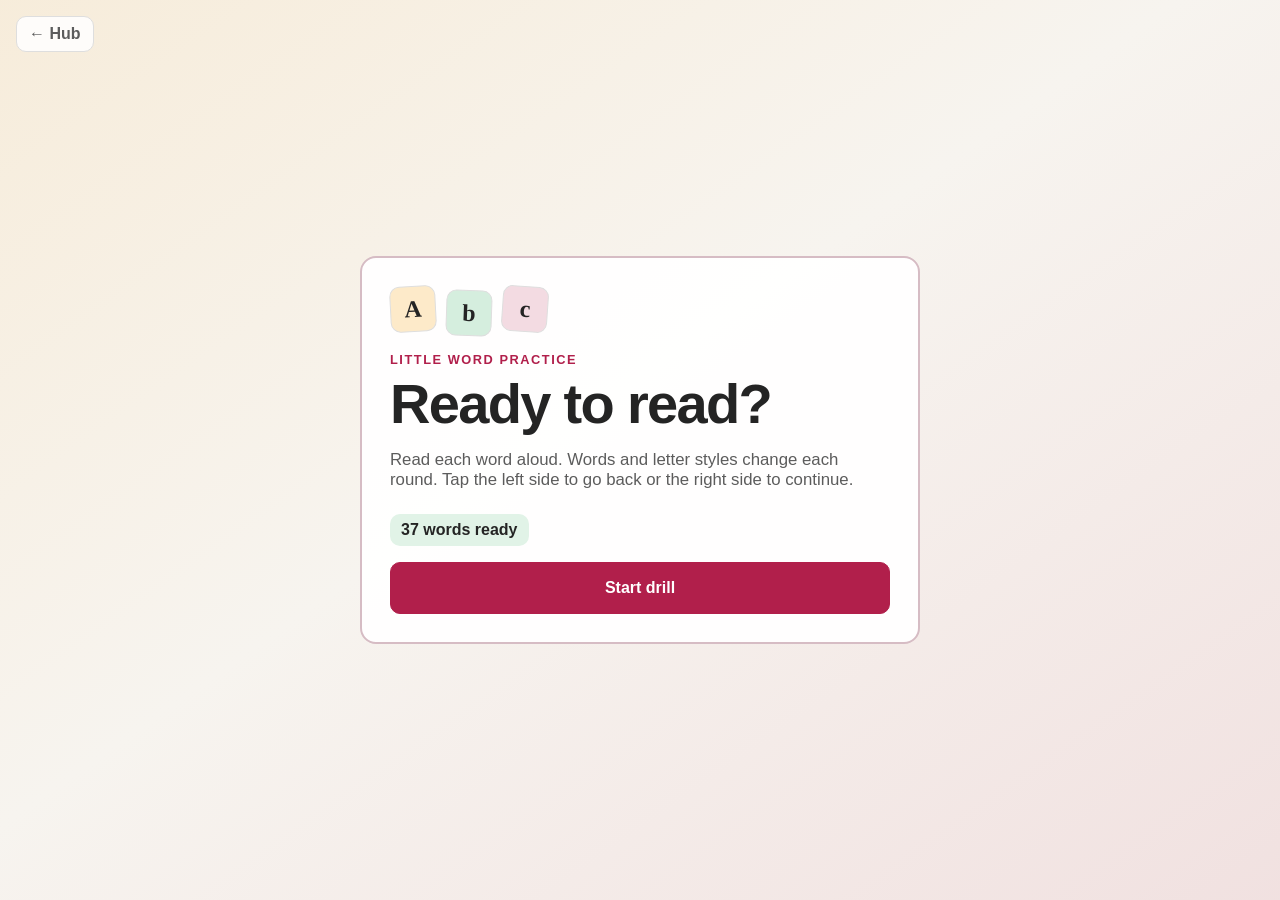
<file: tools/reading-drill/index.html>
<!doctype html>
<html lang="en">
<head>
  <meta charset="utf-8" />
  <meta name="viewport" content="width=device-width, initial-scale=1, viewport-fit=cover, user-scalable=no" />
  <title>Reading Drill</title>
  <script>
    (() => {
      const param = new URLSearchParams(window.location.search).get("clawpilotTheme");
      const theme =
        param || (window.matchMedia("(prefers-color-scheme: dark)").matches ? "dark" : "light");
      document.documentElement.setAttribute("data-theme", theme);
    })();
  </script>
  <style>
    :root {
      color-scheme: light;
      --cp-bg: #f7f4ef;
      --cp-bg-elevated: #fcfbf8;
      --cp-surface: #ffffff;
      --cp-surface-soft: #f5f5f5;
      --cp-border: #dedede;
      --cp-border-strong: #919191;
      --cp-text: #242424;
      --cp-text-muted: #5c5c5c;
      --cp-text-soft: #6f6f6f;
      --cp-accent: #b11f4b;
      --cp-accent-hover: #9a1a41;
      --cp-accent-soft: rgba(177, 31, 75, 0.08);
      --cp-accent-fg: #ffffff;
      --cp-success: #16a34a;
      --cp-danger: #dc2626;
      --cp-warning: #f59e0b;
      --cp-link: #0078d4;
      --cp-shadow: 0 18px 48px rgba(0, 0, 0, 0.12);
      --cp-overlay: rgba(255, 255, 255, 0.8);
      --cp-panel: rgba(255, 255, 255, 0.86);
      --cp-panel-strong: rgba(255, 255, 255, 0.96);
      --cp-sheen: rgba(255, 255, 255, 0.55);
      --cp-highlight: rgba(177, 31, 75, 0.12);
    }
    html[data-theme="dark"] {
      color-scheme: dark;
      --cp-bg: #3d3b3a;
      --cp-bg-elevated: #343231;
      --cp-surface: #292929;
      --cp-surface-soft: #2e2e2e;
      --cp-border: #474747;
      --cp-border-strong: #5f5f5f;
      --cp-text: #dedede;
      --cp-text-muted: #919191;
      --cp-text-soft: #b0b0b0;
      --cp-accent: #fd8ea1;
      --cp-accent-hover: #fb7b91;
      --cp-accent-soft: rgba(253, 142, 161, 0.14);
      --cp-accent-fg: #1a1a1a;
      --cp-success: #4ade80;
      --cp-danger: #f87171;
      --cp-warning: #fbbf24;
      --cp-link: #4da6ff;
      --cp-shadow: 0 18px 48px rgba(0, 0, 0, 0.32);
      --cp-overlay: rgba(41, 41, 41, 0.88);
      --cp-panel: rgba(41, 41, 41, 0.72);
      --cp-panel-strong: rgba(41, 41, 41, 0.96);
      --cp-sheen: rgba(255, 255, 255, 0.04);
      --cp-highlight: rgba(253, 142, 161, 0.12);
    }

    * {
      box-sizing: border-box;
    }

    html,
    body {
      min-height: 100%;
      margin: 0;
      background:
        linear-gradient(
          145deg,
          color-mix(in srgb, var(--cp-warning) 9%, var(--cp-bg)),
          var(--cp-bg) 46%,
          color-mix(in srgb, var(--cp-accent) 9%, var(--cp-bg))
        );
      color: var(--cp-text);
      font-family: "Segoe UI", Aptos, Calibri, -apple-system, BlinkMacSystemFont, sans-serif;
    }

    body {
      min-height: 100vh;
      min-height: 100dvh;
      overscroll-behavior: none;
    }

    button,
    input {
      font: inherit;
    }

    button,
    a {
      -webkit-tap-highlight-color: transparent;
      touch-action: manipulation;
    }

    [hidden] {
      display: none !important;
    }

    .setup,
    .complete {
      width: min(100% - 32px, 560px);
      min-height: 100vh;
      min-height: 100dvh;
      margin: 0 auto;
      padding:
        max(24px, env(safe-area-inset-top))
        0
        max(24px, env(safe-area-inset-bottom));
      display: grid;
      align-content: center;
    }

    .back-link {
      position: absolute;
      top: max(16px, env(safe-area-inset-top));
      left: max(16px, env(safe-area-inset-left));
      padding: 8px 12px;
      border: 1px solid var(--cp-border);
      border-radius: 0.625rem;
      background: var(--cp-panel);
      color: var(--cp-text-muted);
      text-decoration: none;
      font-weight: 600;
    }

    .panel {
      padding: 28px;
      border: 2px solid color-mix(in srgb, var(--cp-accent) 18%, var(--cp-border));
      border-radius: 16px;
      background: var(--cp-panel-strong);
    }

    .letter-play {
      display: flex;
      gap: 10px;
      margin-bottom: 20px;
    }

    .letter-tile {
      display: grid;
      width: 46px;
      height: 46px;
      place-items: center;
      border: 1px solid var(--cp-border);
      border-radius: 0.625rem;
      color: var(--cp-text);
      font-family: Georgia, serif;
      font-size: 1.5rem;
      font-weight: 700;
      transform: rotate(-3deg);
    }

    .letter-tile:nth-child(1) {
      background: color-mix(in srgb, var(--cp-warning) 22%, var(--cp-surface));
    }

    .letter-tile:nth-child(2) {
      background: color-mix(in srgb, var(--cp-success) 18%, var(--cp-surface));
      transform: translateY(4px) rotate(2deg);
    }

    .letter-tile:nth-child(3) {
      background: color-mix(in srgb, var(--cp-accent) 16%, var(--cp-surface));
      transform: rotate(4deg);
    }

    .eyebrow {
      margin: 0 0 8px;
      color: var(--cp-accent);
      font-size: 0.8rem;
      font-weight: 800;
      letter-spacing: 0.12em;
      text-transform: uppercase;
    }

    h1 {
      margin: 0;
      font-size: clamp(2rem, 10vw, 3.5rem);
      line-height: 1.05;
      letter-spacing: -0.03em;
    }

    .intro {
      margin: 16px 0 0;
      color: var(--cp-text-muted);
      font-size: 1.05rem;
    }

    .word-count {
      width: max-content;
      margin: 24px 0 0;
      padding: 7px 11px;
      border-radius: 0.625rem;
      background: color-mix(in srgb, var(--cp-success) 13%, var(--cp-surface));
      color: var(--cp-text);
      font-weight: 700;
    }

    .primary,
    .secondary {
      width: 100%;
      min-height: 52px;
      margin-top: 16px;
      padding: 12px 20px;
      border-radius: 0.625rem;
      font-weight: 700;
      cursor: pointer;
    }

    .primary {
      border: 1px solid var(--cp-accent);
      background: var(--cp-accent);
      color: var(--cp-accent-fg);
    }

    .primary:hover {
      border-color: var(--cp-accent-hover);
      background: var(--cp-accent-hover);
    }

    .primary:disabled {
      border-color: var(--cp-border);
      background: var(--cp-surface-soft);
      color: var(--cp-text-muted);
      cursor: not-allowed;
    }

    .secondary {
      border: 1px solid var(--cp-border-strong);
      background: var(--cp-surface);
      color: var(--cp-text);
    }

    .error {
      margin: 16px 0 0;
      padding: 12px;
      border: 1px solid var(--cp-danger);
      border-radius: 0.625rem;
      color: var(--cp-danger);
    }

    .drill {
      position: fixed;
      inset: 0;
      z-index: 10;
      overflow: hidden;
      background: color-mix(in srgb, var(--cp-accent) 7%, var(--cp-bg-elevated));
      user-select: none;
      -webkit-user-select: none;
    }

    .drill[data-tone="mint"] {
      background: color-mix(in srgb, var(--cp-success) 9%, var(--cp-bg-elevated));
    }

    .drill[data-tone="sun"] {
      background: color-mix(in srgb, var(--cp-warning) 11%, var(--cp-bg-elevated));
    }

    .drill[data-tone="sky"] {
      background: color-mix(in srgb, var(--cp-link) 8%, var(--cp-bg-elevated));
    }

    .drill::before,
    .drill::after {
      position: absolute;
      width: 180px;
      height: 180px;
      border-radius: 50%;
      content: "";
      pointer-events: none;
    }

    .drill::before {
      top: -110px;
      right: -80px;
      background: color-mix(in srgb, var(--cp-accent) 13%, var(--cp-bg-elevated));
    }

    .drill::after {
      bottom: -130px;
      left: -70px;
      background: color-mix(in srgb, var(--cp-warning) 15%, var(--cp-bg-elevated));
    }

    .tap-zone {
      position: absolute;
      top: 0;
      bottom: 0;
      width: 50%;
      padding: 0;
      border: 0;
      border-radius: 0;
      background: transparent;
      cursor: pointer;
    }

    .tap-zone:focus-visible {
      outline: 3px solid var(--cp-accent);
      outline-offset: -6px;
    }

    .previous {
      left: 0;
    }

    .next {
      right: 0;
    }

    .word-card {
      position: absolute;
      inset: 0;
      display: grid;
      place-items: center;
      padding: max(72px, env(safe-area-inset-top)) 24px max(64px, env(safe-area-inset-bottom));
      pointer-events: none;
    }

    .word {
      max-width: 100%;
      overflow-wrap: anywhere;
      color: var(--cp-text);
      line-height: 1;
      text-align: center;
    }

    .progress {
      position: absolute;
      top: max(20px, env(safe-area-inset-top));
      left: 50%;
      margin: 0;
      padding: 6px 11px;
      border: 1px solid var(--cp-border);
      border-radius: 0.625rem;
      background: var(--cp-panel);
      color: var(--cp-text-muted);
      font-size: 0.85rem;
      font-weight: 700;
      transform: translateX(-50%);
      pointer-events: none;
    }

    .exit {
      position: absolute;
      z-index: 2;
      top: max(12px, env(safe-area-inset-top));
      left: max(12px, env(safe-area-inset-left));
      width: 44px;
      height: 44px;
      padding: 0;
      border: 1px solid var(--cp-border);
      border-radius: 50%;
      background: var(--cp-panel);
      color: var(--cp-text);
      font-size: 1.5rem;
      cursor: pointer;
    }

    .tap-hint {
      position: absolute;
      right: auto;
      bottom: max(16px, env(safe-area-inset-bottom));
      left: 50%;
      margin: 0;
      padding: 7px 12px;
      border: 1px solid var(--cp-border);
      border-radius: 0.625rem;
      background: var(--cp-panel);
      color: var(--cp-text-soft);
      font-size: 0.85rem;
      text-align: center;
      transform: translateX(-50%);
      pointer-events: none;
      white-space: nowrap;
    }

    .complete {
      text-align: center;
    }

    .complete-mark {
      display: grid;
      width: 72px;
      height: 72px;
      margin: 0 auto 16px;
      place-items: center;
      border-radius: 50%;
      background: color-mix(in srgb, var(--cp-success) 16%, var(--cp-surface));
      color: var(--cp-success);
      font-size: 2.75rem;
      line-height: 1;
    }

    .celebration {
      display: flex;
      justify-content: center;
      gap: 12px;
      margin-bottom: 18px;
    }

    .celebration span {
      width: 10px;
      height: 10px;
      border-radius: 50%;
      background: var(--cp-warning);
    }

    .celebration span:nth-child(2) {
      background: var(--cp-success);
      transform: translateY(-6px);
    }

    .celebration span:nth-child(3) {
      background: var(--cp-accent);
    }

    .celebration span:nth-child(4) {
      background: var(--cp-link);
      transform: translateY(-6px);
    }

    .celebration span:nth-child(5) {
      background: var(--cp-warning);
    }

    .complete h2 {
      margin: 0;
      font-size: clamp(2rem, 10vw, 3.25rem);
    }

    .complete p {
      margin: 12px 0 8px;
      color: var(--cp-text-muted);
    }

    @media (prefers-reduced-motion: no-preference) {
      .word {
        animation: word-in 160ms ease-out;
      }

      @keyframes word-in {
        from {
          opacity: 0;
          transform: scale(0.98);
        }
        to {
          opacity: 1;
          transform: scale(1);
        }
      }
    }
  </style>
</head>
<body>
  <main id="setup" class="setup">
    <a class="back-link" href="../../">&larr; Hub</a>
    <section class="panel" aria-labelledby="title">
      <div class="letter-play" aria-hidden="true">
        <span class="letter-tile">A</span>
        <span class="letter-tile">b</span>
        <span class="letter-tile">c</span>
      </div>
      <p class="eyebrow">Little word practice</p>
      <h1 id="title">Ready to read?</h1>
      <p class="intro">Read each word aloud. Words and letter styles change each round. Tap the left side to go back or the right side to continue.</p>
      <p id="word-count" class="word-count" aria-live="polite">Loading words...</p>
      <button id="start" class="primary" type="button" disabled>Start drill</button>
      <p id="load-error" class="error" role="alert" hidden></p>
    </section>
  </main>

  <main id="drill" class="drill" aria-label="Reading drill" hidden>
    <button id="previous" class="tap-zone previous" type="button" aria-label="Previous word"></button>
    <button id="next" class="tap-zone next" type="button" aria-label="Next word"></button>
    <div class="word-card" aria-live="polite">
      <span id="word" class="word"></span>
    </div>
    <p id="progress" class="progress"></p>
    <button id="exit" class="exit" type="button" aria-label="End drill">&times;</button>
    <p class="tap-hint" aria-hidden="true">&larr; Back&nbsp;&nbsp;&nbsp;&nbsp;Next &rarr;</p>
  </main>

  <main id="complete" class="complete" hidden>
    <section class="panel" aria-labelledby="complete-title">
      <div class="celebration" aria-hidden="true">
        <span></span><span></span><span></span><span></span><span></span>
      </div>
      <p class="complete-mark" aria-hidden="true">&#10003;</p>
      <h2 id="complete-title">Great job!</h2>
      <p>You finished every word.</p>
      <button id="again" class="primary" type="button">Practice again</button>
      <button id="done" class="secondary" type="button">Back to Hub</button>
    </section>
  </main>

  <script>
    const stylePool = [
      { family: "-apple-system, BlinkMacSystemFont, sans-serif", weight: "500", spacing: "0" },
      { family: "Arial, sans-serif", weight: "600", spacing: "0.015em" },
      { family: "Avenir, 'Segoe UI', sans-serif", weight: "500", spacing: "0.025em" },
      { family: "Verdana, sans-serif", weight: "500", spacing: "-0.015em" },
      { family: "Georgia, serif", weight: "600", spacing: "0.01em" },
      { family: "'Times New Roman', Times, serif", weight: "600", spacing: "0.02em" },
      { family: "'Trebuchet MS', sans-serif", weight: "600", spacing: "0.01em" }
    ];

    const setupScreen = document.getElementById("setup");
    const drillScreen = document.getElementById("drill");
    const completeScreen = document.getElementById("complete");
    const wordCount = document.getElementById("word-count");
    const loadError = document.getElementById("load-error");
    const startButton = document.getElementById("start");
    const previousButton = document.getElementById("previous");
    const nextButton = document.getElementById("next");
    const exitButton = document.getElementById("exit");
    const againButton = document.getElementById("again");
    const doneButton = document.getElementById("done");
    const wordElement = document.getElementById("word");
    const progressElement = document.getElementById("progress");

    let sourceWords = [];
    let sessionWords = [];
    let sessionStyles = [];
    let currentIndex = 0;

    async function loadWords() {
      try {
        const response = await fetch("./words.json", { cache: "no-store" });
        if (!response.ok) {
          throw new Error(`The word list could not be loaded (HTTP ${response.status}).`);
        }

        const words = await response.json();
        if (!Array.isArray(words) || words.length === 0 || words.some((word) => typeof word !== "string" || !word.trim())) {
          throw new Error("words.json must contain a non-empty list of words.");
        }

        sourceWords = words.map((word) => word.trim());
        wordCount.textContent = `${sourceWords.length} words ready`;
        startButton.disabled = false;
      } catch (error) {
        loadError.textContent = error instanceof Error ? error.message : "The word list could not be loaded.";
        loadError.hidden = false;
        wordCount.textContent = "No words available";
      }
    }

    function shuffled(items) {
      const result = [...items];
      for (let index = result.length - 1; index > 0; index -= 1) {
        const swapIndex = Math.floor(Math.random() * (index + 1));
        [result[index], result[swapIndex]] = [result[swapIndex], result[index]];
      }
      return result;
    }

    function createStyleAssignments(count) {
      const assignments = [];
      let available = shuffled(stylePool);

      for (let index = 0; index < count; index += 1) {
        if (available.length === 0) {
          available = shuffled(stylePool);
        }
        assignments.push(available.pop());
      }

      return assignments;
    }

    function showOnly(screen) {
      setupScreen.hidden = screen !== setupScreen;
      drillScreen.hidden = screen !== drillScreen;
      completeScreen.hidden = screen !== completeScreen;
    }

    function startDrill() {
      sessionWords = shuffled(sourceWords);
      sessionStyles = createStyleAssignments(sessionWords.length);
      currentIndex = 0;
      showOnly(drillScreen);
      renderWord();
      nextButton.focus({ preventScroll: true });
    }

    function formatWord(word, index) {
      const lowercase = word.toLocaleLowerCase("en-US");
      if (index % 3 === 0) {
        return lowercase;
      }
      if (index % 3 === 1) {
        return word.toLocaleUpperCase("en-US");
      }
      return lowercase.charAt(0).toLocaleUpperCase("en-US") + lowercase.slice(1);
    }

    function renderWord() {
      const style = sessionStyles[currentIndex];
      const tones = ["rose", "mint", "sun", "sky"];
      drillScreen.dataset.tone = tones[currentIndex % tones.length];
      wordElement.textContent = formatWord(sessionWords[currentIndex], currentIndex);
      wordElement.style.fontFamily = style.family;
      wordElement.style.fontWeight = style.weight;
      wordElement.style.letterSpacing = style.spacing;
      wordElement.style.fontSize = currentIndex % 3 === 0
        ? "clamp(4.5rem, 24vw, 11rem)"
        : currentIndex % 3 === 1
          ? "clamp(4.25rem, 22vw, 10rem)"
          : "clamp(4.75rem, 25vw, 11.5rem)";
      progressElement.textContent = `${currentIndex + 1} of ${sessionWords.length}`;
    }

    function previousWord() {
      if (currentIndex === 0) {
        return;
      }
      currentIndex -= 1;
      renderWord();
    }

    function nextWord() {
      if (currentIndex === sessionWords.length - 1) {
        showOnly(completeScreen);
        againButton.focus({ preventScroll: true });
        return;
      }
      currentIndex += 1;
      renderWord();
    }

    function endDrill() {
      showOnly(setupScreen);
      startButton.focus({ preventScroll: true });
    }

    startButton.addEventListener("click", startDrill);
    previousButton.addEventListener("click", previousWord);
    nextButton.addEventListener("click", nextWord);
    exitButton.addEventListener("click", endDrill);
    againButton.addEventListener("click", startDrill);
    doneButton.addEventListener("click", () => {
      window.location.href = "../../";
    });

    document.addEventListener("keydown", (event) => {
      if (drillScreen.hidden) {
        return;
      }

      if (event.key === "ArrowLeft") {
        previousWord();
      } else if (event.key === "ArrowRight") {
        event.preventDefault();
        nextWord();
      } else if (event.key === "Escape") {
        endDrill();
      }
    });

    loadWords();
  </script>
</body>
</html>
</file>
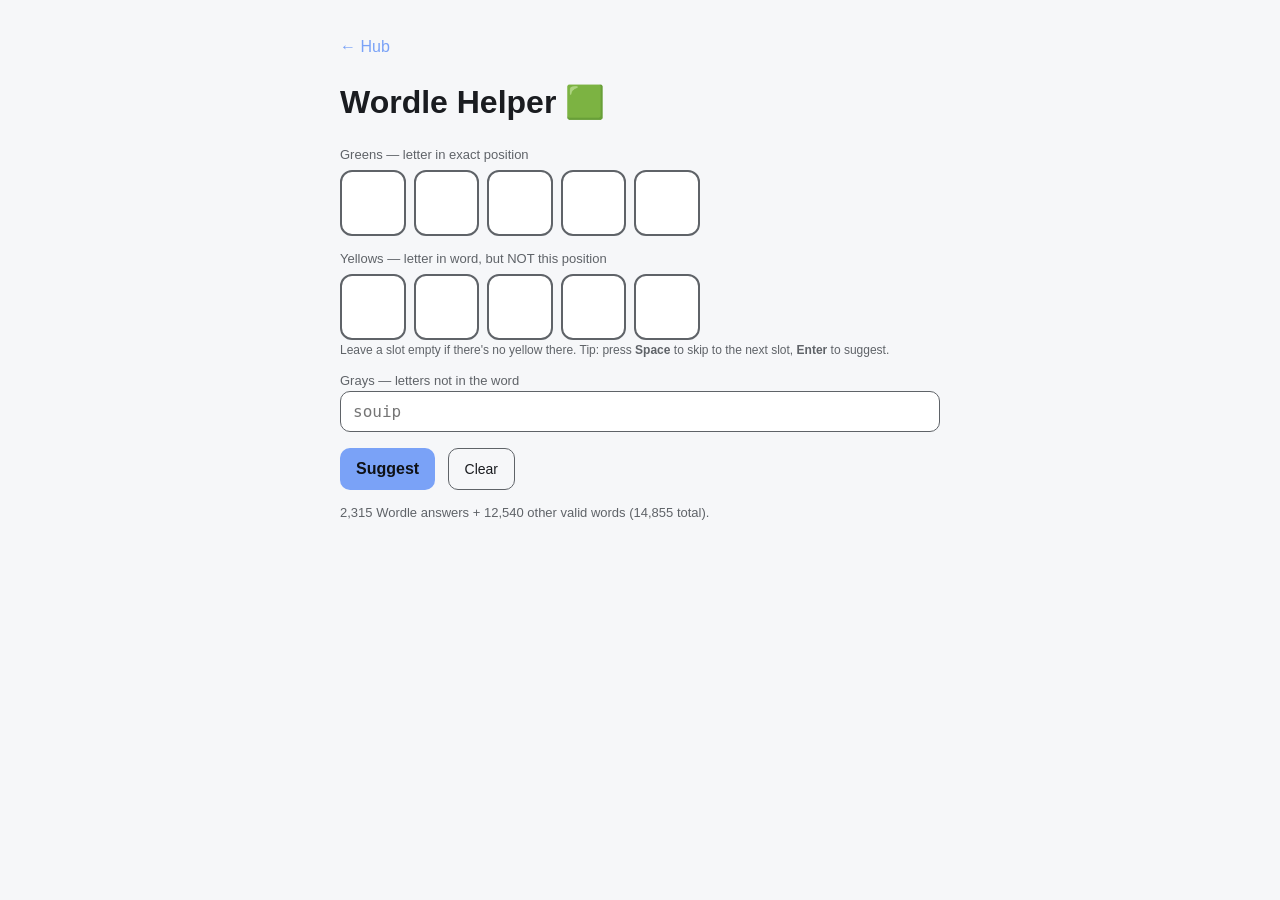
<file: tools/wordle-helper/index.html>
<!doctype html>
<html lang="en">
<head>
  <meta charset="utf-8" />
  <meta name="viewport" content="width=device-width, initial-scale=1, viewport-fit=cover" />
  <title>Wordle Helper</title>
  <link rel="stylesheet" href="../../styles.css" />
  <style>
    .tool { padding: 20px; max-width: 640px; margin: 0 auto; }
    .tool a.back { color: var(--accent); text-decoration: none; }
    label { display: block; margin-top: 14px; font-size: 13px; color: var(--muted); }
    .hint { color: var(--muted); font-size: 12px; margin-top: 2px; }
    input[type="text"] {
      width: 100%;
      padding: 10px 12px;
      font-size: 16px;
      border-radius: 10px;
      border: 1px solid var(--muted);
      background: var(--card);
      color: var(--fg);
      font-family: ui-monospace, SFMono-Regular, monospace;
      text-transform: lowercase;
    }
    .slots {
      display: grid;
      grid-template-columns: repeat(5, 1fr);
      gap: 8px;
      margin-top: 6px;
      max-width: 360px;
    }
    .slots input {
      width: 100%;
      aspect-ratio: 1 / 1;
      padding: 0;
      text-align: center;
      font-size: 28px;
      font-weight: 700;
      text-transform: uppercase;
      border-radius: 12px;
      border: 2px solid var(--muted);
      background: var(--card);
      color: var(--fg);
      font-family: ui-monospace, SFMono-Regular, monospace;
      caret-color: var(--accent);
    }
    .slots input:focus { outline: none; border-color: var(--accent); }
    .slots.greens input:not(:placeholder-shown) {
      background: #538d4e; border-color: #538d4e; color: #fff;
    }
    .slots.yellows input:not(:placeholder-shown) {
      background: #b59f3b; border-color: #b59f3b; color: #fff;
    }
    button.primary {
      margin-top: 16px;
      padding: 12px 16px;
      font-size: 16px;
      border-radius: 10px;
      border: none;
      background: var(--accent);
      color: #0f1115;
      font-weight: 600;
      cursor: pointer;
    }
    button.ghost-btn {
      margin-top: 16px; margin-left: 8px;
      padding: 12px 16px; font-size: 14px;
      border-radius: 10px;
      border: 1px solid var(--muted);
      background: transparent; color: var(--fg);
      cursor: pointer;
    }
    #status { color: var(--muted); font-size: 13px; margin-top: 14px; }
    #results {
      margin-top: 16px;
      display: flex;
      flex-wrap: wrap;
      gap: 6px;
    }
    .word {
      background: var(--card);
      padding: 6px 10px;
      border-radius: 8px;
      font-family: ui-monospace, SFMono-Regular, monospace;
      text-transform: uppercase;
      letter-spacing: 0.06em;
    }
    .word.top { background: var(--accent); color: #0f1115; font-weight: 600; }
  </style>
</head>
<body>
  <div class="tool">
    <p><a href="../../" class="back">&larr; Hub</a></p>
    <h1>Wordle Helper 🟩</h1>

    <label>Greens — letter in exact position</label>
    <div class="slots greens" id="greens" data-kind="green">
      <input type="text" maxlength="1" autocapitalize="off" autocomplete="off" spellcheck="false" placeholder=" " aria-label="Green slot 1" />
      <input type="text" maxlength="1" autocapitalize="off" autocomplete="off" spellcheck="false" placeholder=" " aria-label="Green slot 2" />
      <input type="text" maxlength="1" autocapitalize="off" autocomplete="off" spellcheck="false" placeholder=" " aria-label="Green slot 3" />
      <input type="text" maxlength="1" autocapitalize="off" autocomplete="off" spellcheck="false" placeholder=" " aria-label="Green slot 4" />
      <input type="text" maxlength="1" autocapitalize="off" autocomplete="off" spellcheck="false" placeholder=" " aria-label="Green slot 5" />
    </div>

    <label>Yellows — letter in word, but NOT this position</label>
    <div class="slots yellows" id="yellows" data-kind="yellow">
      <input type="text" maxlength="1" autocapitalize="off" autocomplete="off" spellcheck="false" placeholder=" " aria-label="Yellow slot 1" />
      <input type="text" maxlength="1" autocapitalize="off" autocomplete="off" spellcheck="false" placeholder=" " aria-label="Yellow slot 2" />
      <input type="text" maxlength="1" autocapitalize="off" autocomplete="off" spellcheck="false" placeholder=" " aria-label="Yellow slot 3" />
      <input type="text" maxlength="1" autocapitalize="off" autocomplete="off" spellcheck="false" placeholder=" " aria-label="Yellow slot 4" />
      <input type="text" maxlength="1" autocapitalize="off" autocomplete="off" spellcheck="false" placeholder=" " aria-label="Yellow slot 5" />
    </div>
    <div class="hint">Leave a slot empty if there's no yellow there. Tip: press <b>Space</b> to skip to the next slot, <b>Enter</b> to suggest.</div>

    <label for="grays">Grays — letters not in the word</label>
    <input id="grays" type="text" autocapitalize="off" autocomplete="off" spellcheck="false" placeholder="souip" />

    <div>
      <button class="primary" id="go">Suggest</button>
      <button class="ghost-btn" id="clear">Clear</button>
    </div>

    <div id="status">Loading word list…</div>
    <div id="results"></div>
  </div>

  <script type="module">
    const $ = (id) => document.getElementById(id);
    const statusEl = $("status");
    const resultsEl = $("results");

    let ANSWERS = [];   // Official Wordle answers — shown in blue.
    let EXTRAS = [];    // Other valid 5-letter English words — shown in gray.
    async function loadList(path) {
      const res = await fetch(path, { cache: "force-cache" });
      if (!res.ok) throw new Error(`${path}: HTTP ${res.status}`);
      const text = await res.text();
      return text
        .split(/\s+/)
        .map((w) => w.trim().toLowerCase())
        .filter((w) => /^[a-z]{5}$/.test(w));
    }
    try {
      const [answers, extras] = await Promise.all([
        loadList("./words.txt"),
        loadList("./guesses.txt").catch(() => []),
      ]);
      ANSWERS = answers;
      EXTRAS = extras;
      const total = ANSWERS.length + EXTRAS.length;
      statusEl.textContent =
        `${ANSWERS.length.toLocaleString()} Wordle answers + ` +
        `${EXTRAS.length.toLocaleString()} other valid words ` +
        `(${total.toLocaleString()} total).`;
    } catch (err) {
      statusEl.textContent = `Failed to load word list: ${err.message}`;
    }

    // Letter-frequency scoring favoring distinct common letters.
    function buildScorer(words) {
      const freq = new Array(26).fill(0);
      for (const w of words) {
        const seen = new Set();
        for (const ch of w) {
          if (seen.has(ch)) continue;
          seen.add(ch);
          freq[ch.charCodeAt(0) - 97]++;
        }
      }
      return (w) => {
        const seen = new Set();
        let s = 0;
        for (const ch of w) {
          if (seen.has(ch)) continue;
          seen.add(ch);
          s += freq[ch.charCodeAt(0) - 97];
        }
        return s;
      };
    }

    function readSlots(containerId) {
      const inputs = $(containerId).querySelectorAll("input");
      let s = "";
      inputs.forEach((inp) => {
        const v = (inp.value || "").toLowerCase();
        s += /[a-z]/.test(v) ? v : ".";
      });
      return s;
    }

    function filterWords(words, greens, yellowsRaw, greenLetters, yellowLetters, grays) {
      return words.filter((w) => {
        // Greens: exact-position match.
        for (let i = 0; i < 5; i++) {
          if (greens[i] !== "." && w[i] !== greens[i]) return false;
        }
        // Yellows: must be present, and not at the slot they were seen in.
        for (let i = 0; i < 5; i++) {
          const y = yellowsRaw[i];
          if (y !== "." && /[a-z]/.test(y) && w[i] === y) return false;
        }
        for (const y of yellowLetters) {
          if (!w.includes(y)) return false;
        }
        // Grays: must not appear, unless the same letter is also green/yellow
        // (handles duplicate-letter feedback).
        for (const ch of w) {
          if (grays.has(ch) && !greenLetters.has(ch) && !yellowLetters.has(ch)) return false;
        }
        return true;
      });
    }

    function suggest() {
      if (!ANSWERS.length && !EXTRAS.length) return;

      const greens = readSlots("greens");
      const yellowsRaw = readSlots("yellows");
      const grays = new Set(
        [...($("grays").value || "").toLowerCase()].filter((c) => /[a-z]/.test(c))
      );

      const greenLetters = new Set([...greens].filter((c) => c !== "."));
      const yellowLetters = new Set(
        [...yellowsRaw].filter((c) => c !== "." && /[a-z]/.test(c))
      );

      const answerMatches = filterWords(ANSWERS, greens, yellowsRaw, greenLetters, yellowLetters, grays);
      const extraMatches = filterWords(EXTRAS, greens, yellowsRaw, greenLetters, yellowLetters, grays);

      // Score against the union so ranking reflects overall letter usefulness.
      const scoreFn = buildScorer([...ANSWERS, ...EXTRAS]);
      answerMatches.sort((a, b) => scoreFn(b) - scoreFn(a));
      extraMatches.sort((a, b) => scoreFn(b) - scoreFn(a));

      resultsEl.innerHTML = "";
      const total = answerMatches.length + extraMatches.length;
      if (!total) {
        statusEl.textContent = "No matches.";
        return;
      }
      statusEl.textContent =
        `${answerMatches.length.toLocaleString()} Wordle answer` +
        `${answerMatches.length === 1 ? "" : "s"} · ` +
        `${extraMatches.length.toLocaleString()} other valid word` +
        `${extraMatches.length === 1 ? "" : "s"} (best-first by letter frequency).`;

      const ANSWER_LIMIT = 200;
      const EXTRA_LIMIT = 200;
      const shownAnswers = Math.min(answerMatches.length, ANSWER_LIMIT);
      for (let i = 0; i < shownAnswers; i++) {
        const el = document.createElement("span");
        el.className = "word top";
        el.textContent = answerMatches[i];
        resultsEl.appendChild(el);
      }
      if (answerMatches.length > shownAnswers) {
        const more = document.createElement("span");
        more.className = "word top";
        more.textContent = `+${answerMatches.length - shownAnswers} more`;
        resultsEl.appendChild(more);
      }
      const shownExtras = Math.min(extraMatches.length, EXTRA_LIMIT);
      for (let i = 0; i < shownExtras; i++) {
        const el = document.createElement("span");
        el.className = "word";
        el.textContent = extraMatches[i];
        resultsEl.appendChild(el);
      }
      if (extraMatches.length > shownExtras) {
        const more = document.createElement("span");
        more.className = "word";
        more.textContent = `+${extraMatches.length - shownExtras} more`;
        resultsEl.appendChild(more);
      }
    }

    // Ordered list of every field so Space / letter entry can tab through them.
    const allFields = [
      ...$("greens").querySelectorAll("input"),
      ...$("yellows").querySelectorAll("input"),
      $("grays"),
    ];
    function focusNextField(current) {
      const idx = allFields.indexOf(current);
      if (idx >= 0 && idx < allFields.length - 1) {
        allFields[idx + 1].focus();
        const next = allFields[idx + 1];
        // Place caret at end for the grays text input.
        if (next.type === "text" && next.maxLength !== 1) {
          const len = next.value.length;
          try { next.setSelectionRange(len, len); } catch {}
        }
      }
    }
    function focusPrevField(current) {
      const idx = allFields.indexOf(current);
      if (idx > 0) {
        allFields[idx - 1].focus();
      }
    }

    // Wire up segmented slot inputs: auto-advance on type, backspace to previous.
    function wireSlots(containerId) {
      const inputs = [...$(containerId).querySelectorAll("input")];
      inputs.forEach((inp, i) => {
        inp.addEventListener("input", (e) => {
          const v = inp.value.replace(/[^a-zA-Z]/g, "").slice(-1).toLowerCase();
          inp.value = v;
          if (v) focusNextField(inp);
        });
        inp.addEventListener("keydown", (e) => {
          if (e.key === " ") {
            // Space advances to next field without typing anything.
            e.preventDefault();
            focusNextField(inp);
          } else if (e.key === "Backspace" && !inp.value) {
            e.preventDefault();
            if (i > 0) {
              inputs[i - 1].focus();
              inputs[i - 1].value = "";
            } else {
              focusPrevField(inp);
            }
          } else if (e.key === "ArrowLeft" && i > 0) {
            inputs[i - 1].focus(); e.preventDefault();
          } else if (e.key === "ArrowRight" && i < inputs.length - 1) {
            inputs[i + 1].focus(); e.preventDefault();
          } else if (e.key === "Enter") {
            e.preventDefault();
            suggest();
          }
        });
      });
    }
    wireSlots("greens");
    wireSlots("yellows");

    $("go").addEventListener("click", suggest);
    $("clear").addEventListener("click", () => {
      $("greens").querySelectorAll("input").forEach((i) => (i.value = ""));
      $("yellows").querySelectorAll("input").forEach((i) => (i.value = ""));
      $("grays").value = "";
      resultsEl.innerHTML = "";
      statusEl.textContent =
        `${ANSWERS.length.toLocaleString()} Wordle answers + ` +
        `${EXTRAS.length.toLocaleString()} other valid words ` +
        `(${(ANSWERS.length + EXTRAS.length).toLocaleString()} total).`;
      $("greens").querySelector("input").focus();
    });
    // Grays field: Enter submits, Space also moves on (but grays is the last
    // field so Space just prevents an accidental space char).
    $("grays").addEventListener("keydown", (e) => {
      if (e.key === "Enter") { e.preventDefault(); suggest(); }
      else if (e.key === " ") { e.preventDefault(); focusNextField($("grays")); }
    });
    // Keep the grays input tidy: strip anything that isn't a letter.
    $("grays").addEventListener("input", () => {
      const cleaned = $("grays").value.toLowerCase().replace(/[^a-z]/g, "");
      if (cleaned !== $("grays").value) $("grays").value = cleaned;
    });
  </script>
</body>
</html>
</file>
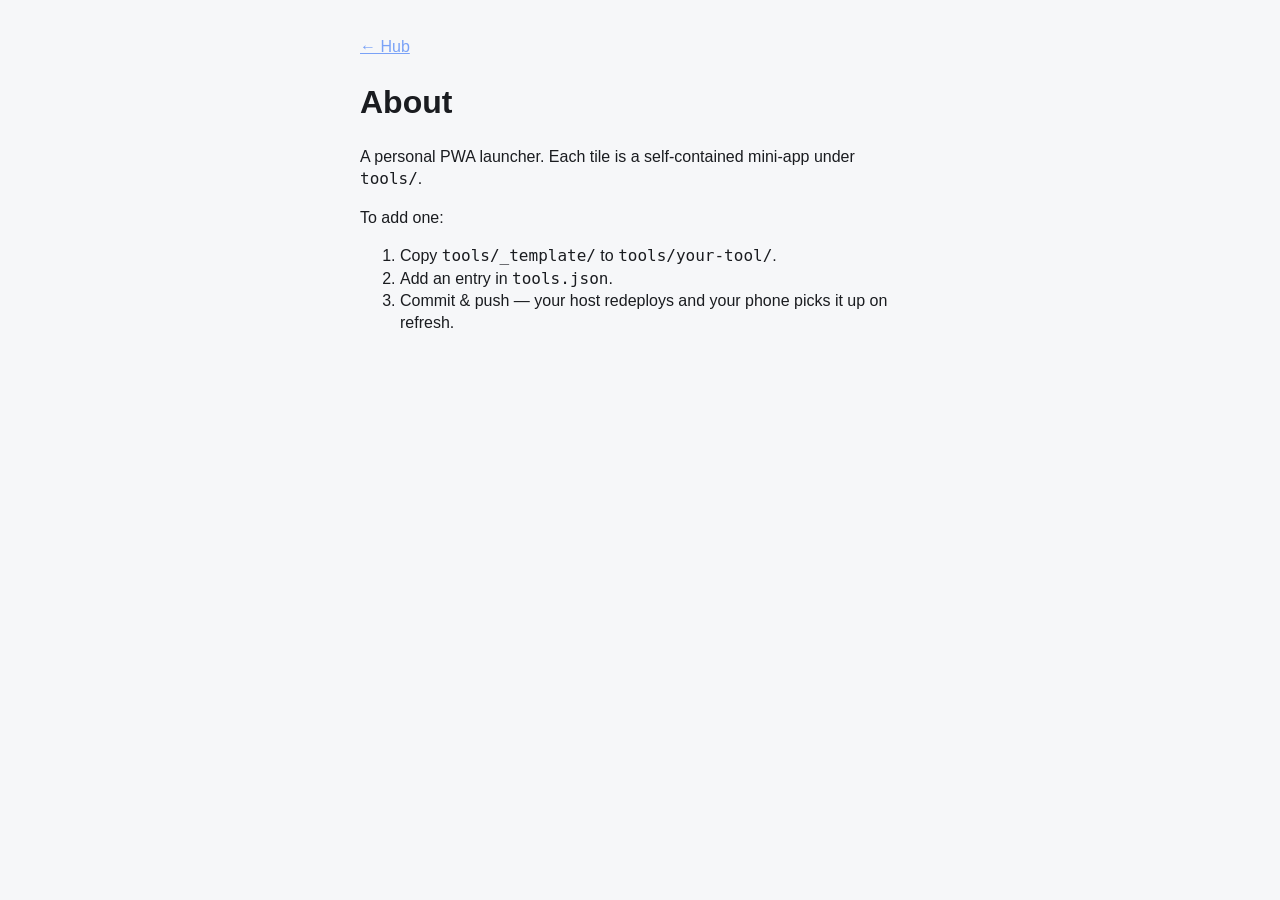
<file: about.html>
<!doctype html>
<html lang="en">
<head>
  <meta charset="utf-8" />
  <meta name="viewport" content="width=device-width, initial-scale=1" />
  <title>About Hub</title>
  <link rel="stylesheet" href="./styles.css" />
  <style>.wrap { padding: 20px; max-width: 600px; margin: 0 auto; } a { color: var(--accent); }</style>
</head>
<body>
  <div class="wrap">
    <p><a href="./">&larr; Hub</a></p>
    <h1>About</h1>
    <p>A personal PWA launcher. Each tile is a self-contained mini-app under <code>tools/</code>.</p>
    <p>To add one:</p>
    <ol>
      <li>Copy <code>tools/_template/</code> to <code>tools/your-tool/</code>.</li>
      <li>Add an entry in <code>tools.json</code>.</li>
      <li>Commit &amp; push — your host redeploys and your phone picks it up on refresh.</li>
    </ol>
  </div>
</body>
</html>
</file>
<file: styles.css>
:root {
  color-scheme: dark light;
  --bg: #0f1115;
  --fg: #e8eaed;
  --muted: #9aa0a6;
  --card: #1b1f27;
  --card-hover: #262b36;
  --accent: #7aa2f7;
  --radius: 16px;
}

@media (prefers-color-scheme: light) {
  :root {
    --bg: #f6f7f9;
    --fg: #1a1c20;
    --muted: #5f6368;
    --card: #ffffff;
    --card-hover: #eef1f6;
  }
}

* { box-sizing: border-box; }

html, body {
  margin: 0;
  padding: 0;
  background: var(--bg);
  color: var(--fg);
  font: 16px/1.4 -apple-system, BlinkMacSystemFont, "Segoe UI", Roboto, sans-serif;
  min-height: 100vh;
  padding: env(safe-area-inset-top) env(safe-area-inset-right) env(safe-area-inset-bottom) env(safe-area-inset-left);
}

.hub-header {
  display: flex;
  align-items: center;
  justify-content: space-between;
  padding: 16px 20px 8px;
}

.hub-header h1 {
  margin: 0;
  font-size: 28px;
  letter-spacing: -0.02em;
}

.ghost {
  background: transparent;
  border: 1px solid var(--muted);
  color: var(--fg);
  border-radius: 999px;
  width: 40px;
  height: 40px;
  font-size: 20px;
  cursor: pointer;
}

main { padding: 12px 16px 40px; }

.grid {
  display: grid;
  grid-template-columns: repeat(auto-fill, minmax(140px, 1fr));
  gap: 12px;
}

.tile {
  display: flex;
  flex-direction: column;
  justify-content: space-between;
  min-height: 120px;
  padding: 14px;
  background: var(--card);
  border-radius: var(--radius);
  text-decoration: none;
  color: inherit;
  transition: transform 0.08s ease, background 0.15s ease;
  border: 1px solid transparent;
}

.tile:active { transform: scale(0.97); background: var(--card-hover); }

.tile .emoji { font-size: 28px; }
.tile .name { font-weight: 600; font-size: 16px; margin-top: 10px; }
.tile .desc { color: var(--muted); font-size: 13px; margin-top: 2px; }

.empty {
  color: var(--muted);
  text-align: center;
  margin-top: 40px;
}

.hub-footer {
  text-align: center;
  color: var(--muted);
  padding: 20px;
}

.hub-footer a { color: var(--accent); }
</file>
